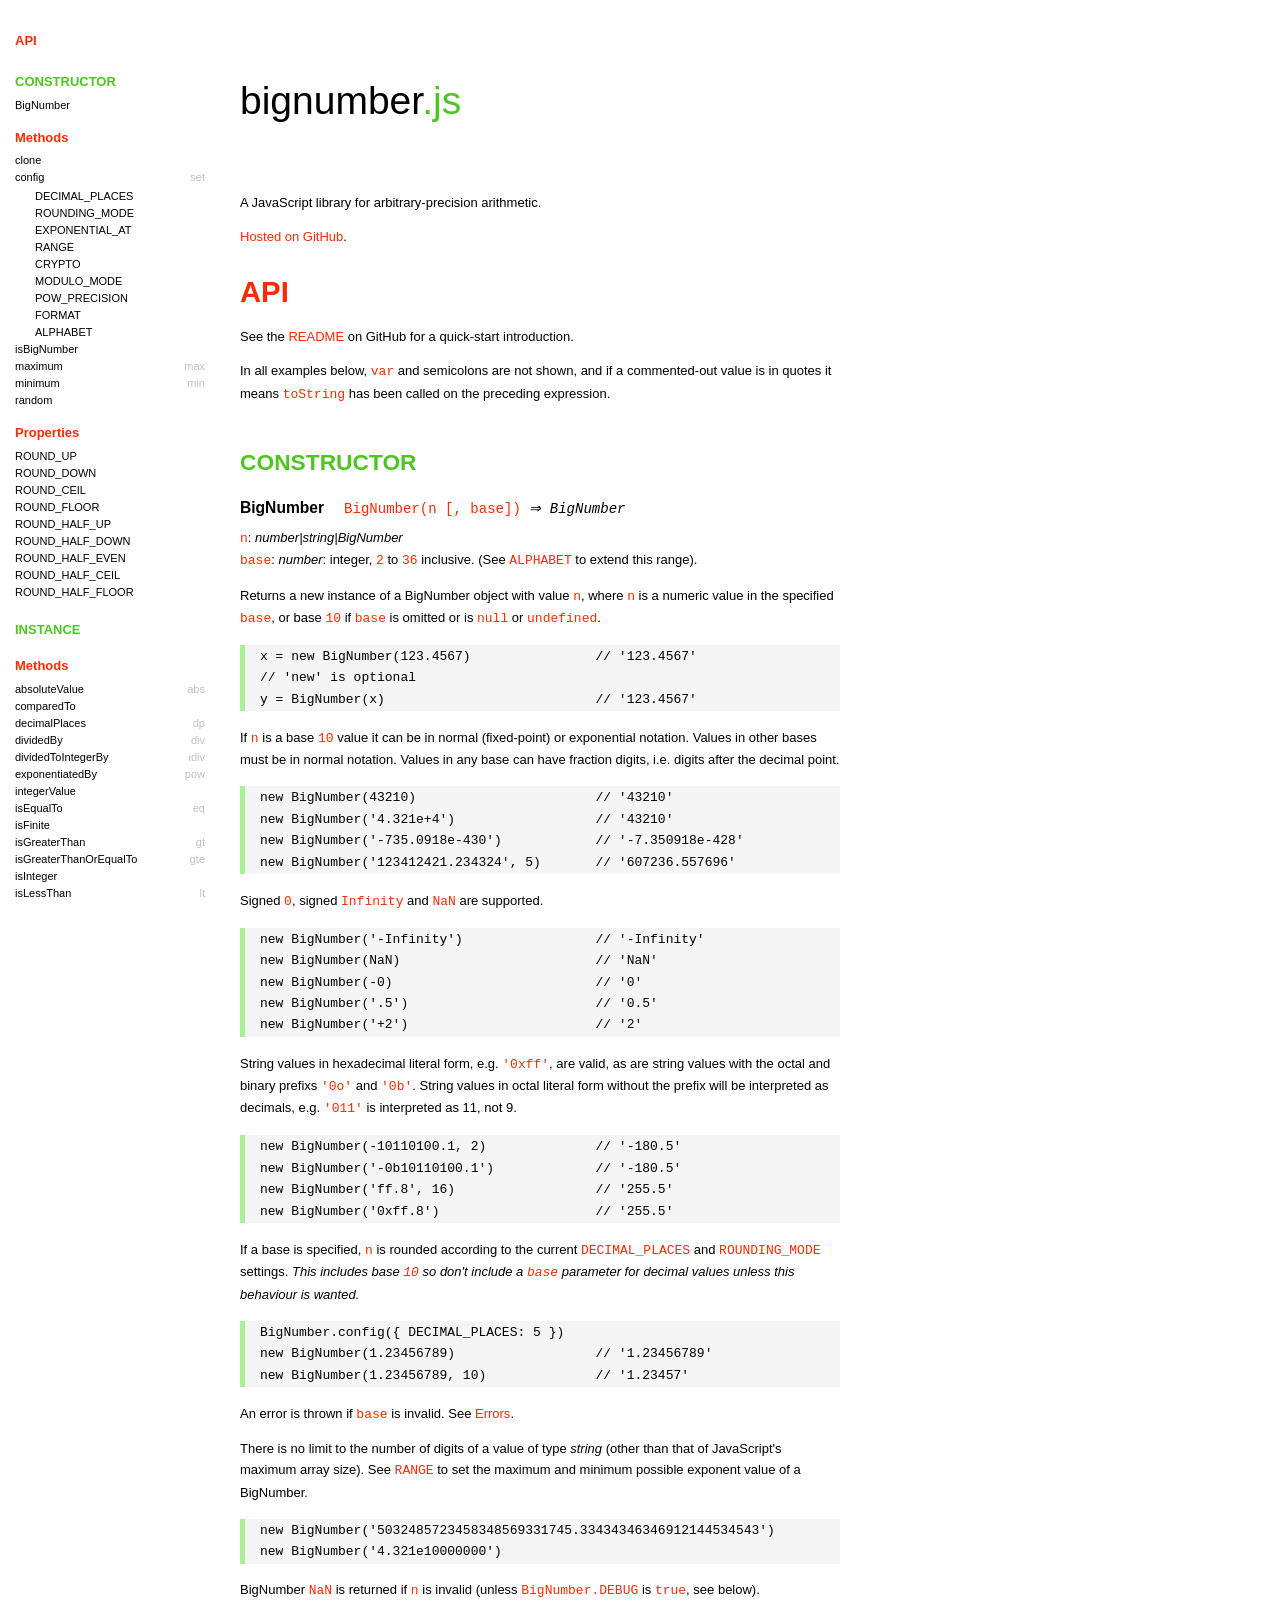
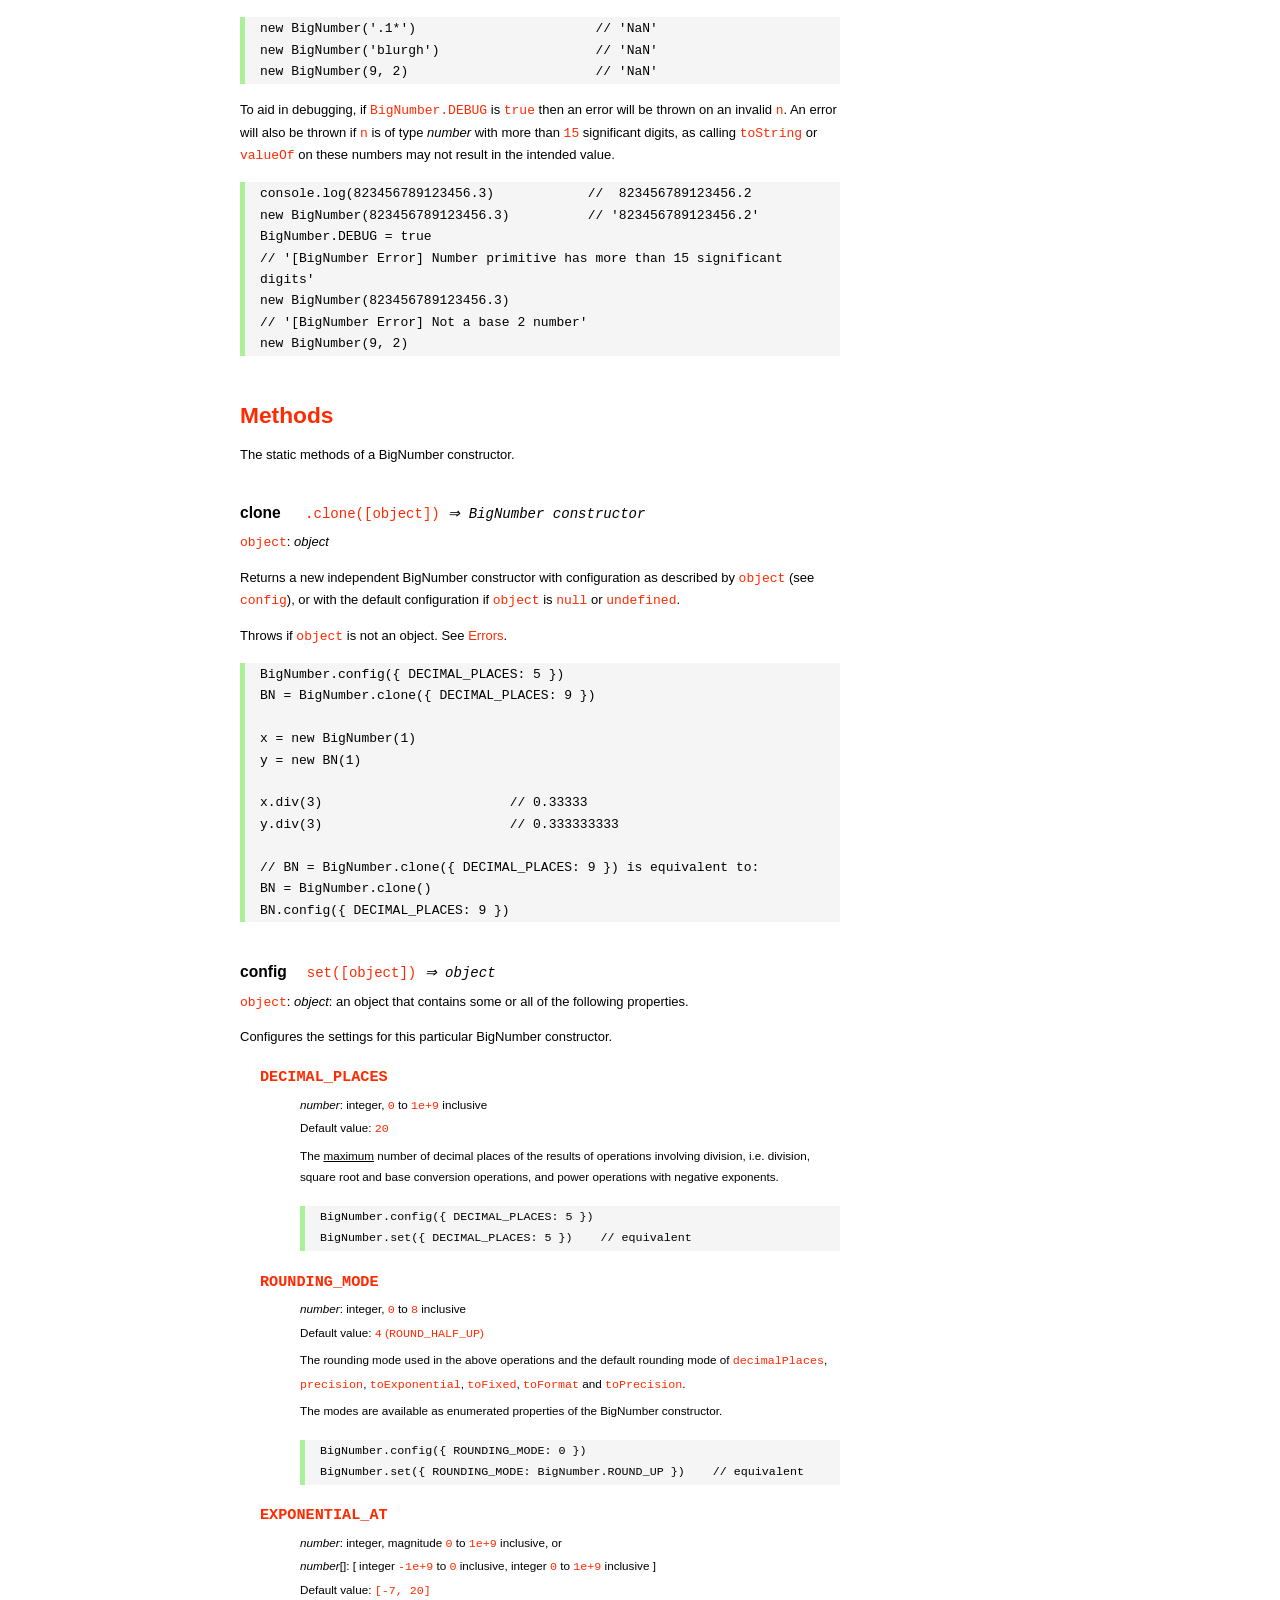
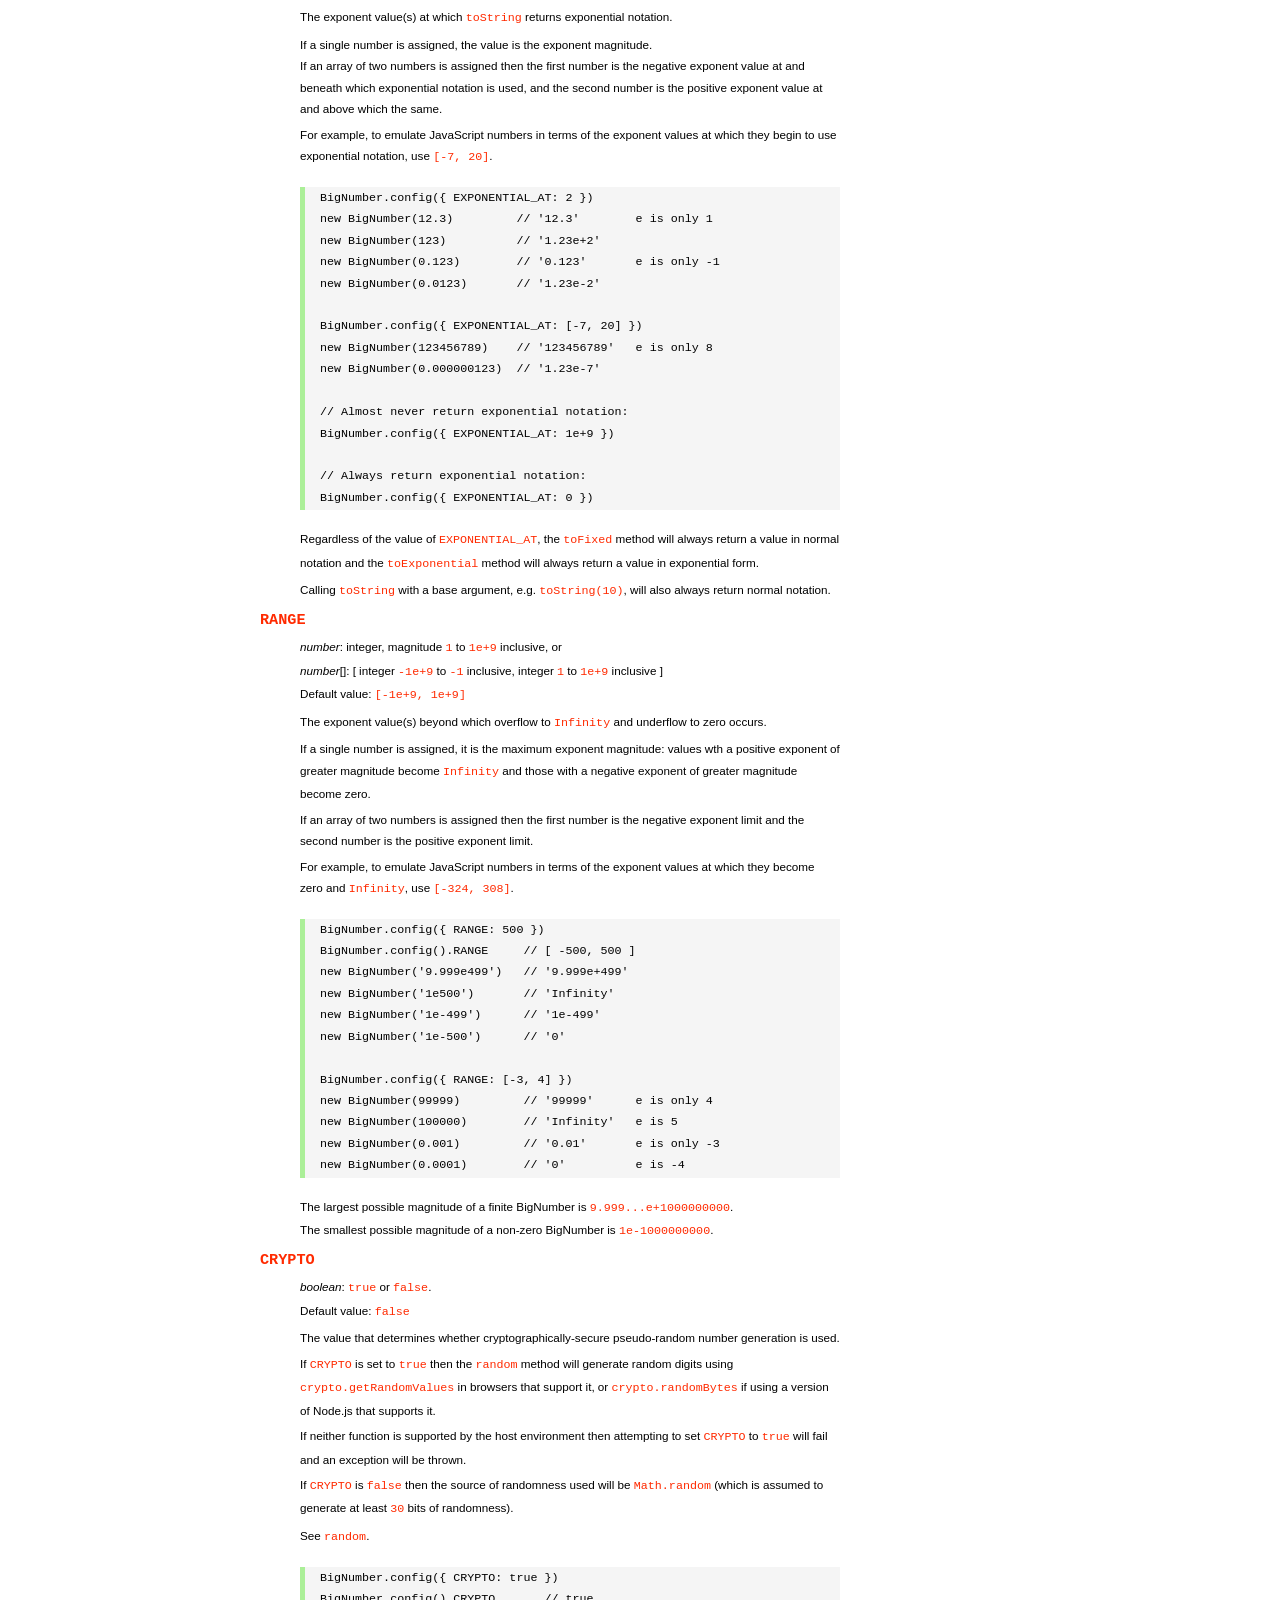
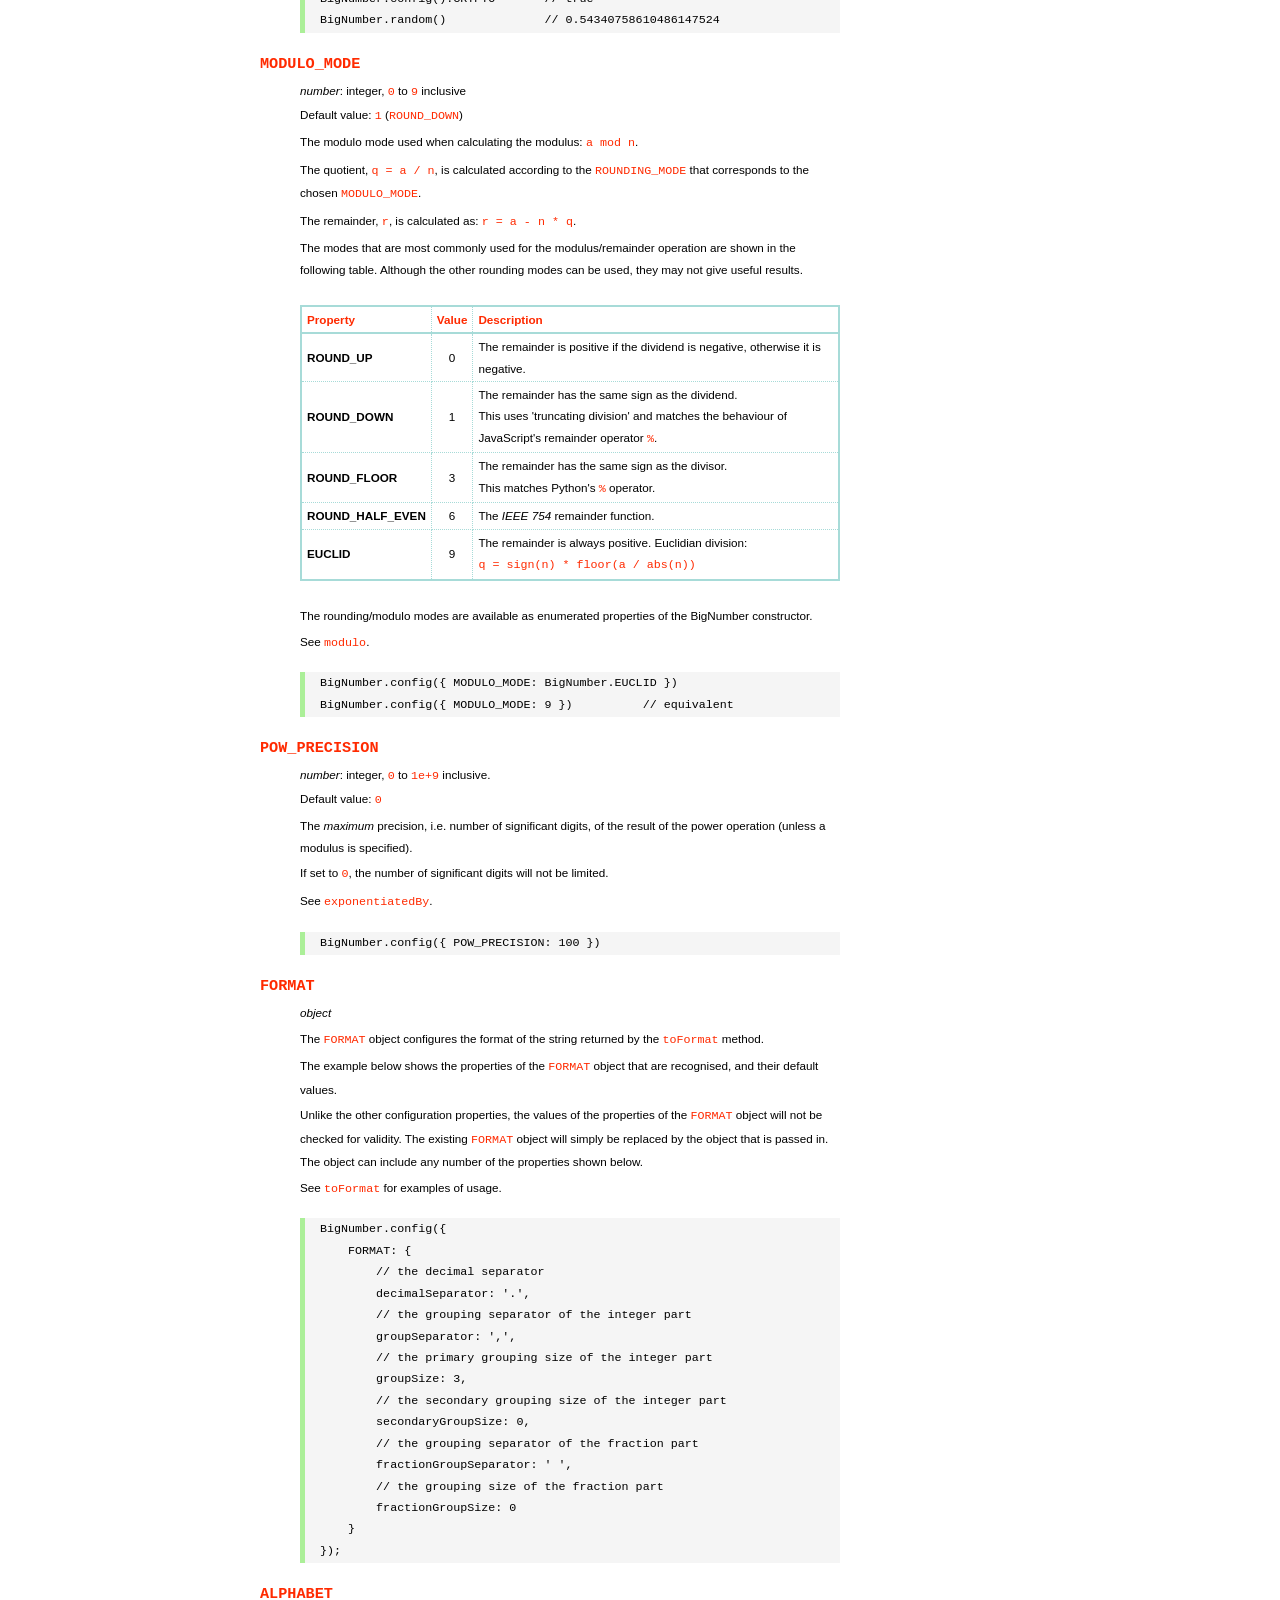
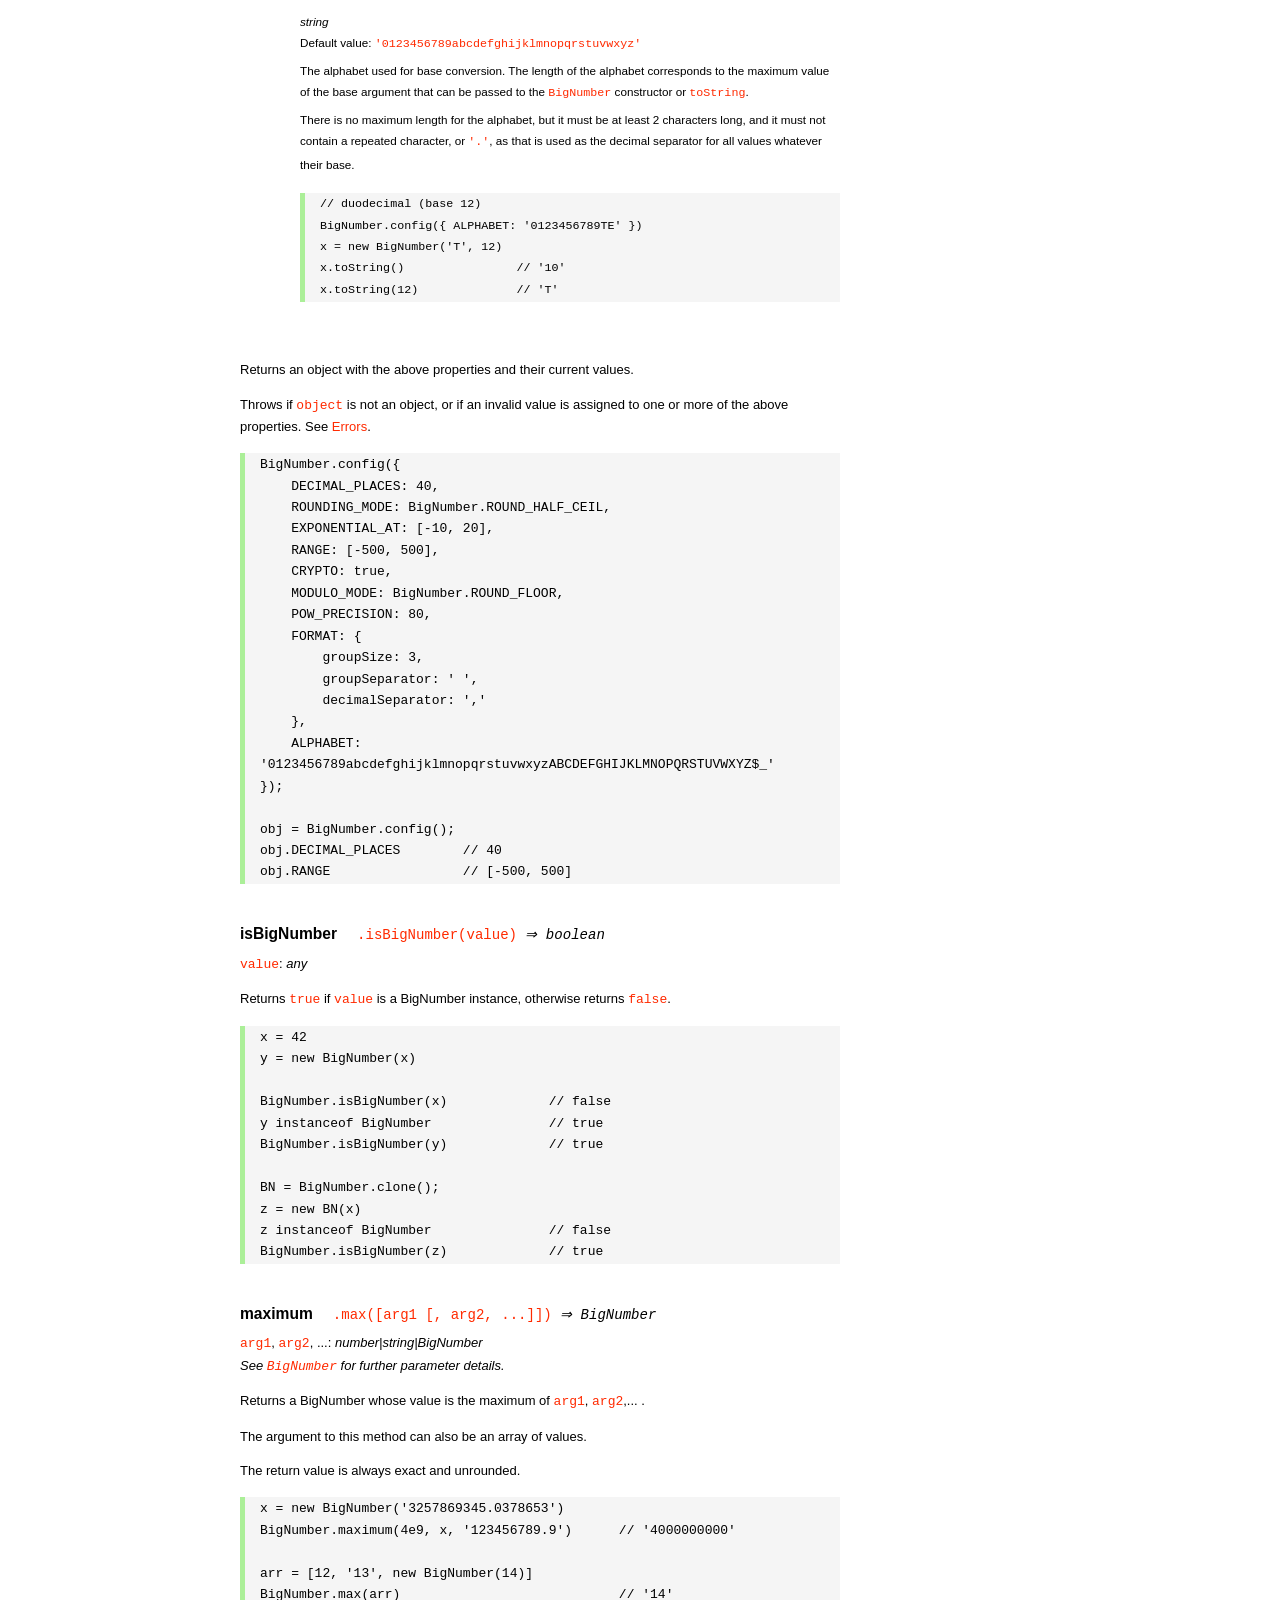
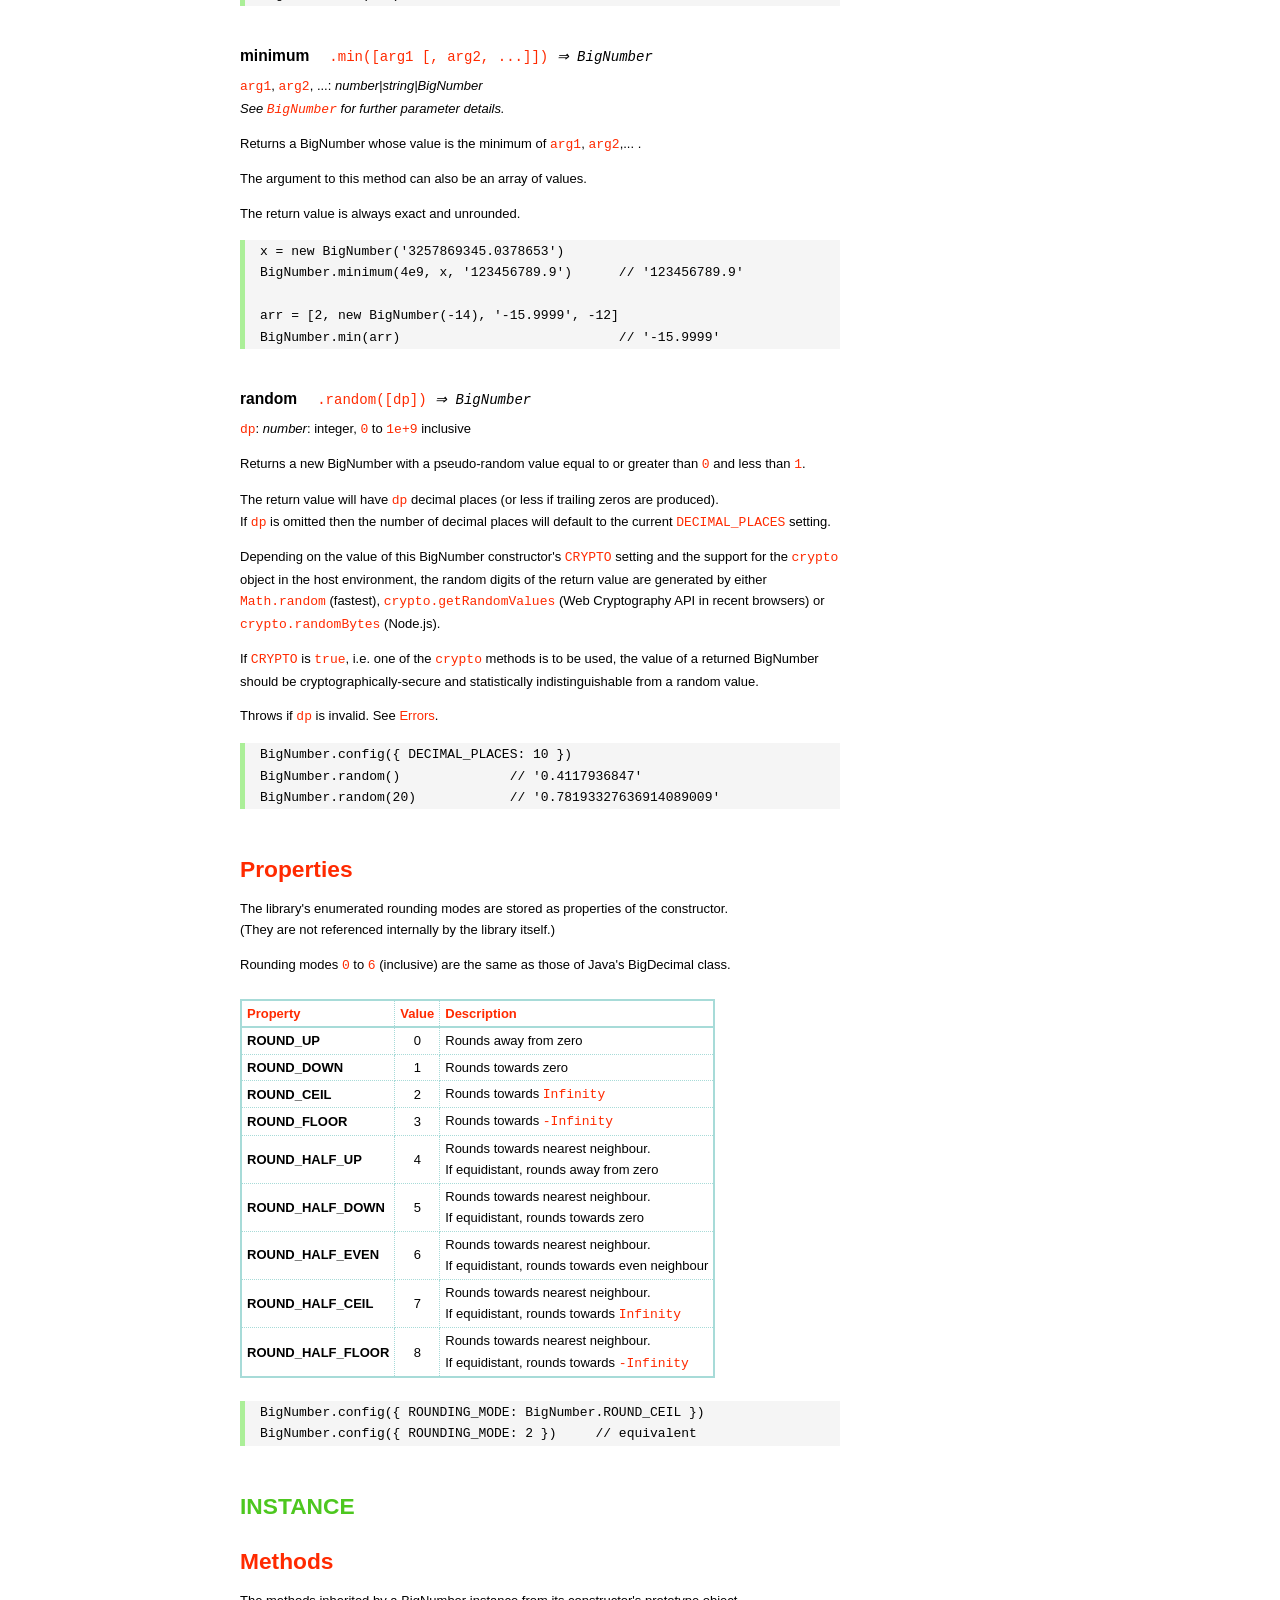
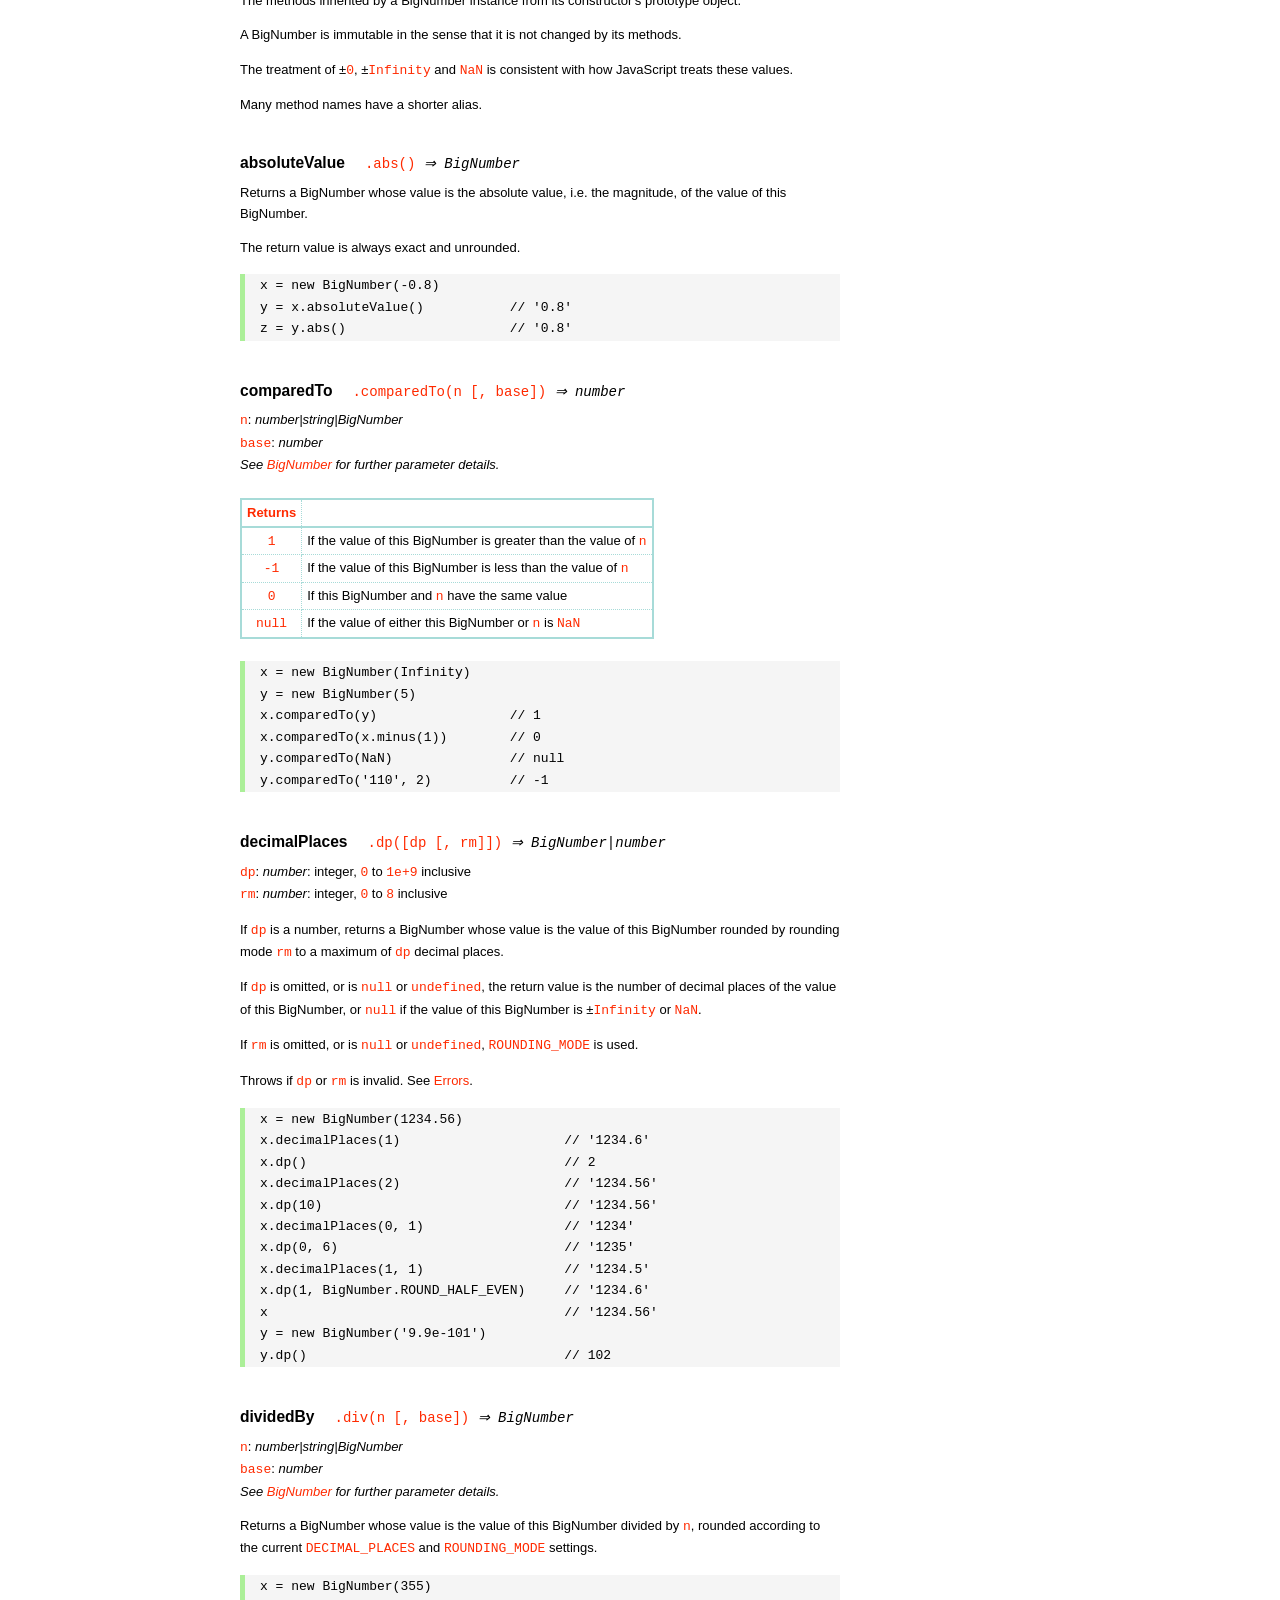
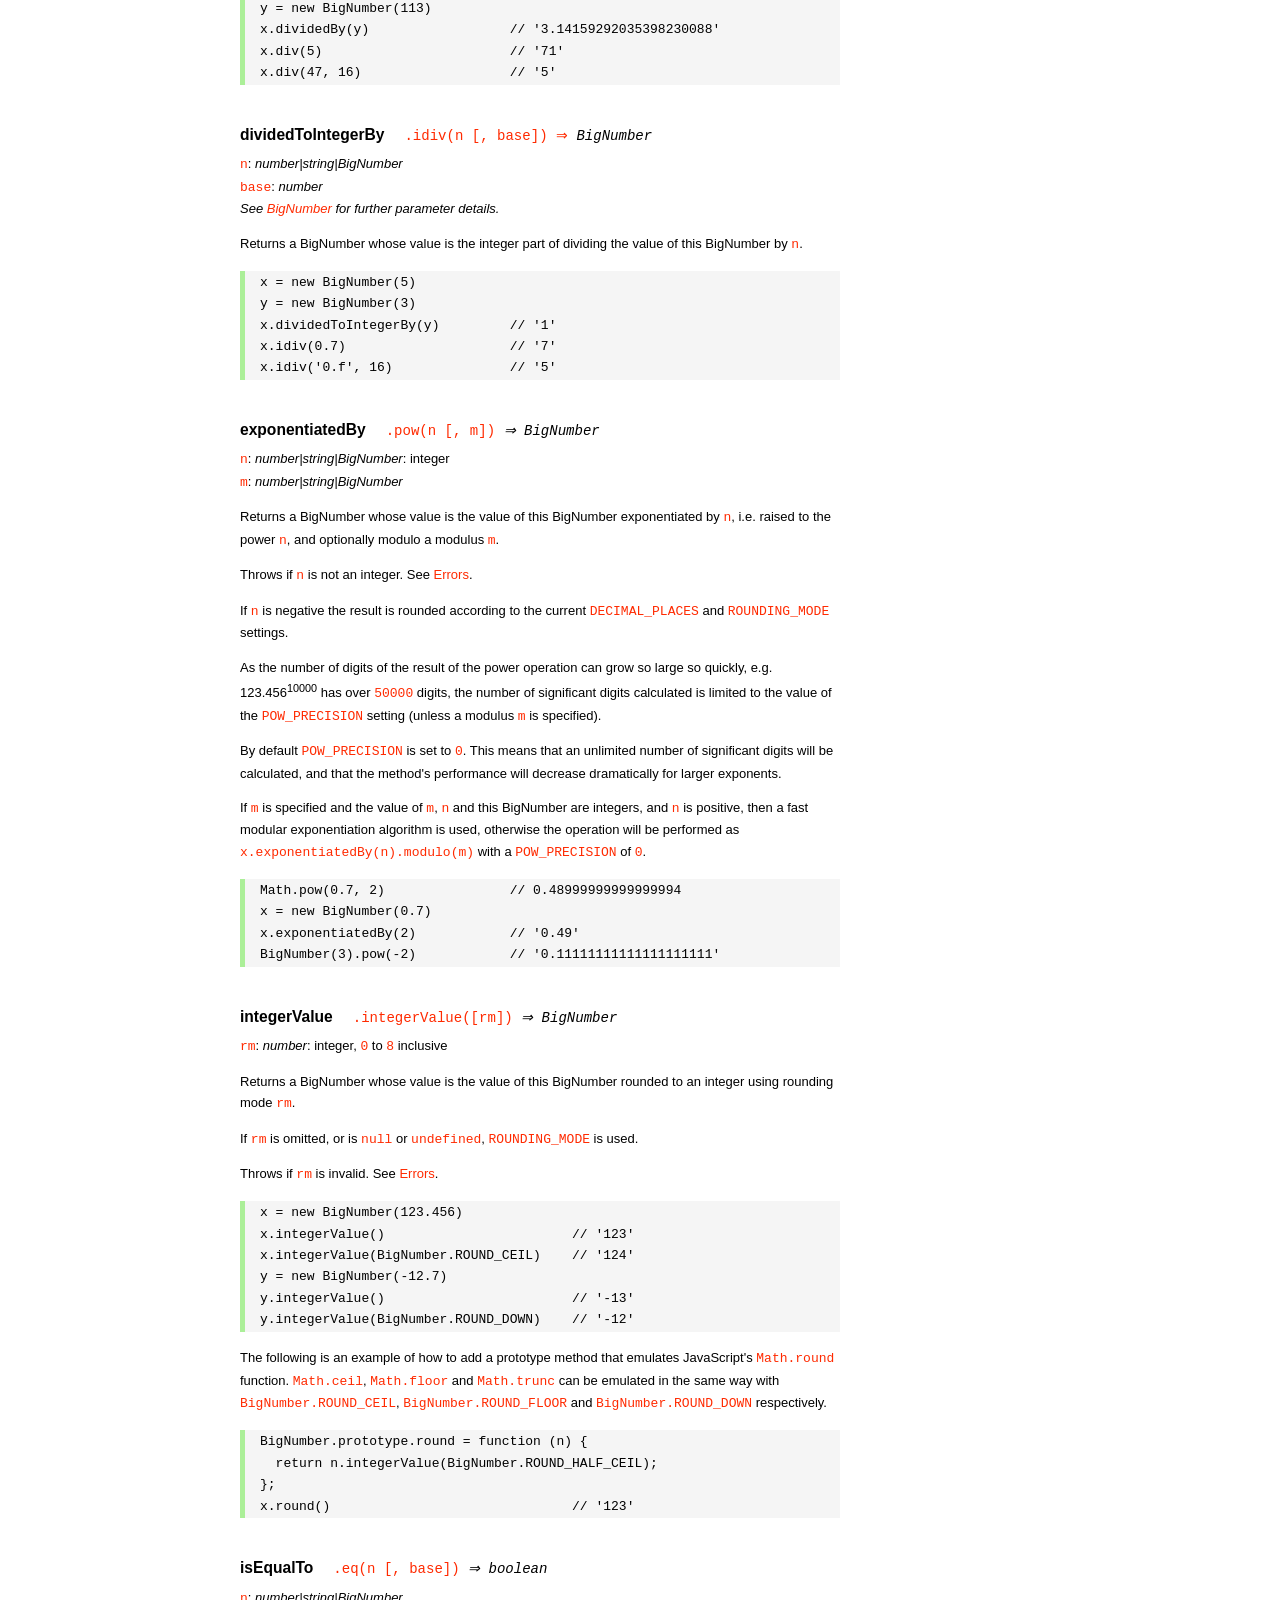
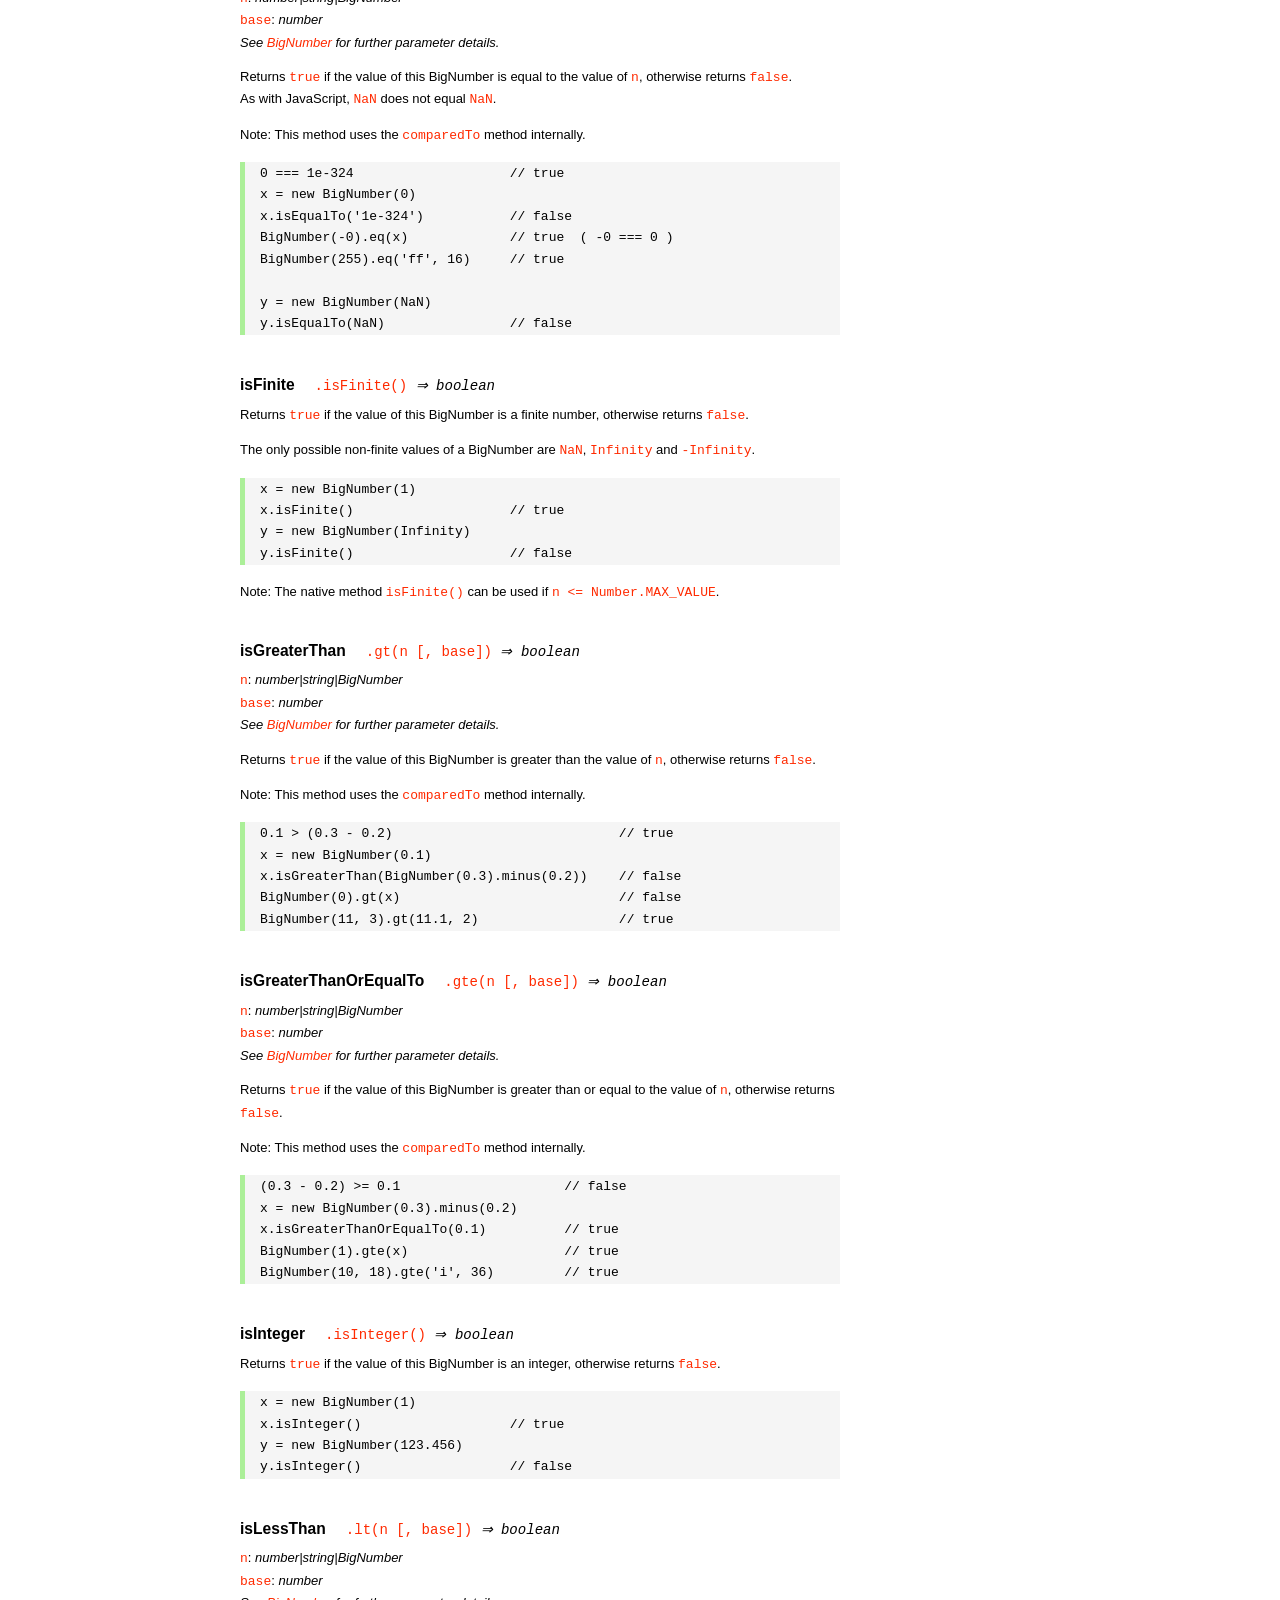
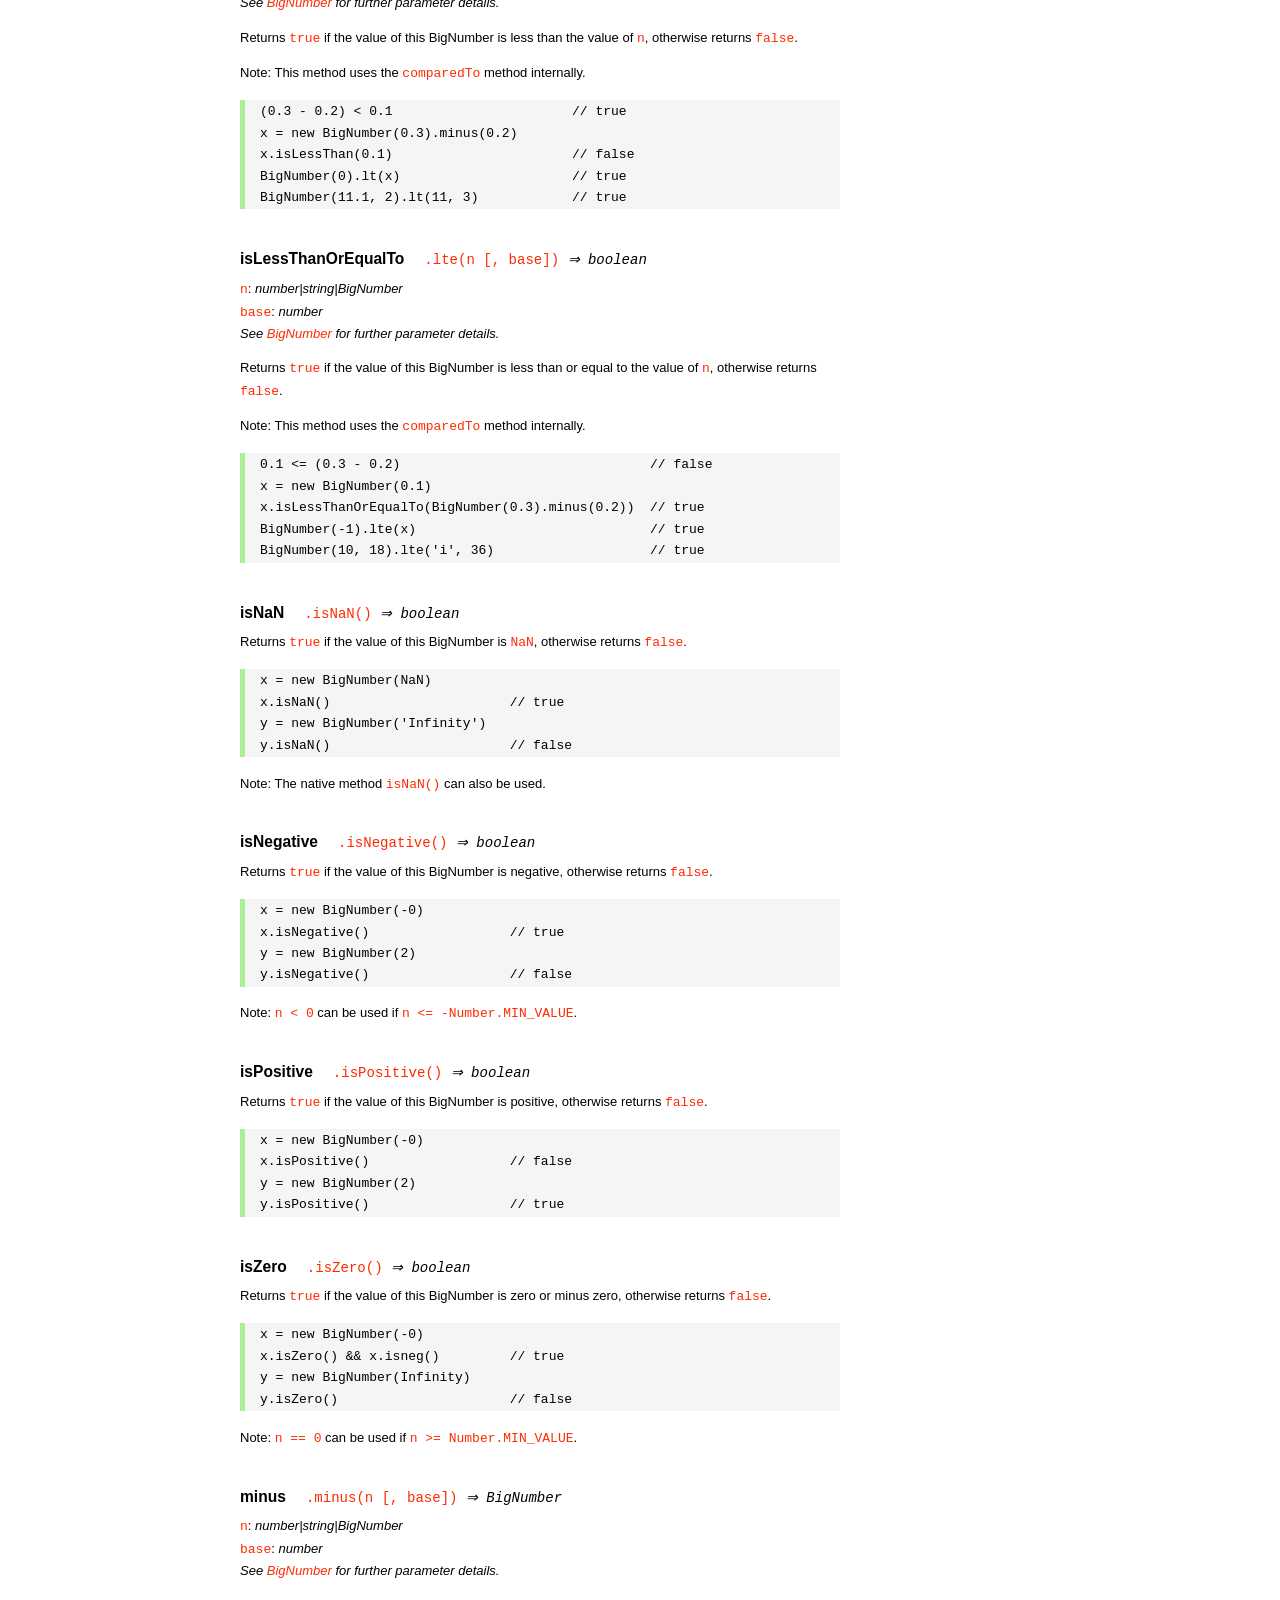
<file: easy/node_modules/bignumber.js/doc/API.html>
<!DOCTYPE HTML>
<html>
<head>
<meta charset="utf-8">
<meta http-equiv="X-UA-Compatible" content="IE=edge">
<meta name="Author" content="M Mclaughlin">
<title>bignumber.js API</title>
<style>
html{font-size:100%}
body{background:#fff;font-family:"Helvetica Neue",Helvetica,Arial,sans-serif;font-size:13px;
  line-height:1.65em;min-height:100%;margin:0}
body,i{color:#000}
.nav{background:#fff;position:fixed;top:0;bottom:0;left:0;width:200px;overflow-y:auto;
  padding:15px 0 30px 15px}
div.container{width:600px;margin:50px 0 50px 240px}
p{margin:0 0 1em;width:600px}
pre,ul{margin:1em 0}
h1,h2,h3,h4,h5{margin:0;padding:1.5em 0 0}
h1,h2{padding:.75em 0}
h1{font:400 3em Verdana,sans-serif;color:#000;margin-bottom:1em}
h2{font-size:2.25em;color:#ff2a00}
h3{font-size:1.75em;color:#4dc71f}
h4{font-size:1.75em;color:#ff2a00;padding-bottom:.75em}
h5{font-size:1.2em;margin-bottom:.4em}
h6{font-size:1.1em;margin-bottom:0.8em;padding:0.5em 0}
dd{padding-top:.35em}
dt{padding-top:.5em}
b{font-weight:700}
dt b{font-size:1.3em}
a,a:visited{color:#ff2a00;text-decoration:none}
a:active,a:hover{outline:0;text-decoration:underline}
.nav a,.nav b,.nav a:visited{display:block;color:#ff2a00;font-weight:700; margin-top:15px}
.nav b{color:#4dc71f;margin-top:20px;cursor:default;width:auto}
ul{list-style-type:none;padding:0 0 0 20px}
.nav ul{line-height:14px;padding-left:0;margin:5px 0 0}
.nav ul a,.nav ul a:visited,span{display:inline;color:#000;font-family:Verdana,Geneva,sans-serif;
  font-size:11px;font-weight:400;margin:0}
.inset,ul.inset{margin-left:20px}
.inset{font-size:.9em}
.nav li{width:auto;margin:0 0 3px}
.alias{font-style:italic;margin-left:20px}
table{border-collapse:collapse;border-spacing:0;border:2px solid #a7dbd8;margin:1.75em 0;padding:0}
td,th{text-align:left;margin:0;padding:2px 5px;border:1px dotted #a7dbd8}
th{border-top:2px solid #a7dbd8;border-bottom:2px solid #a7dbd8;color:#ff2a00}
code,pre{font-family:Consolas, monaco, monospace;font-weight:400}
pre{background:#f5f5f5;white-space:pre-wrap;word-wrap:break-word;border-left:5px solid #abef98;
  padding:1px 0 1px 15px;margin:1.2em 0}
code,.nav-title{color:#ff2a00}
.end{margin-bottom:25px}
.centre{text-align:center}
.error-table{font-size:13px;width:100%}
#faq{margin:3em 0 0}
li span{float:right;margin-right:10px;color:#c0c0c0}
#js{font:inherit;color:#4dc71f}
</style>
</head>
<body>

  <div class="nav">

    <a class='nav-title' href="#">API</a>

    <b> CONSTRUCTOR </b>
    <ul>
      <li><a href="#bignumber">BigNumber</a></li>
    </ul>

    <a href="#methods">Methods</a>
    <ul>
      <li><a href="#clone">clone</a></li>
      <li><a href="#config" >config</a><span>set</span></li>
      <li>
        <ul class="inset">
          <li><a href="#decimal-places">DECIMAL_PLACES</a></li>
          <li><a href="#rounding-mode" >ROUNDING_MODE</a></li>
          <li><a href="#exponential-at">EXPONENTIAL_AT</a></li>
          <li><a href="#range"         >RANGE</a></li>
          <li><a href="#crypto"        >CRYPTO</a></li>
          <li><a href="#modulo-mode"   >MODULO_MODE</a></li>
          <li><a href="#pow-precision" >POW_PRECISION</a></li>
          <li><a href="#format"        >FORMAT</a></li>
          <li><a href="#alphabet"      >ALPHABET</a></li>
        </ul>
      </li>
      <li><a href="#isBigNumber">isBigNumber</a></li>
      <li><a href="#max"        >maximum</a><span>max</span></li>
      <li><a href="#min"        >minimum</a><span>min</span></li>
      <li><a href="#random"     >random</a></li>
    </ul>

    <a href="#constructor-properties">Properties</a>
    <ul>
      <li><a href="#round-up"        >ROUND_UP</a></li>
      <li><a href="#round-down"      >ROUND_DOWN</a></li>
      <li><a href="#round-ceil"      >ROUND_CEIL</a></li>
      <li><a href="#round-floor"     >ROUND_FLOOR</a></li>
      <li><a href="#round-half-up"   >ROUND_HALF_UP</a></li>
      <li><a href="#round-half-down" >ROUND_HALF_DOWN</a></li>
      <li><a href="#round-half-even" >ROUND_HALF_EVEN</a></li>
      <li><a href="#round-half-ceil" >ROUND_HALF_CEIL</a></li>
      <li><a href="#round-half-floor">ROUND_HALF_FLOOR</a></li>
    </ul>

    <b> INSTANCE </b>

    <a href="#prototype-methods">Methods</a>
    <ul>
      <li><a href="#abs"    >absoluteValue         </a><span>abs</span>  </li>
      <li><a href="#cmp"    >comparedTo            </a>                  </li>
      <li><a href="#dp"     >decimalPlaces         </a><span>dp</span>   </li>
      <li><a href="#div"    >dividedBy             </a><span>div</span>  </li>
      <li><a href="#divInt" >dividedToIntegerBy    </a><span>idiv</span> </li>
      <li><a href="#pow"    >exponentiatedBy       </a><span>pow</span>  </li>
      <li><a href="#int"    >integerValue          </a>                  </li>
      <li><a href="#eq"     >isEqualTo             </a><span>eq</span>   </li>
      <li><a href="#isF"    >isFinite              </a>                  </li>
      <li><a href="#gt"     >isGreaterThan         </a><span>gt</span>   </li>
      <li><a href="#gte"    >isGreaterThanOrEqualTo</a><span>gte</span>  </li>
      <li><a href="#isInt"  >isInteger             </a>                  </li>
      <li><a href="#lt"     >isLessThan            </a><span>lt</span>   </li>
      <li><a href="#lte"    >isLessThanOrEqualTo   </a><span>lte</span>  </li>
      <li><a href="#isNaN"  >isNaN                 </a>                  </li>
      <li><a href="#isNeg"  >isNegative            </a>                  </li>
      <li><a href="#isPos"  >isPositive            </a>                  </li>
      <li><a href="#isZ"    >isZero                </a>                  </li>
      <li><a href="#minus"  >minus                 </a>                  </li>
      <li><a href="#mod"    >modulo                </a><span>mod</span>  </li>
      <li><a href="#times"  >multipliedBy          </a><span>times</span></li>
      <li><a href="#neg"    >negated               </a>                  </li>
      <li><a href="#plus"   >plus                  </a>                  </li>
      <li><a href="#sd"     >precision             </a><span>sd</span>   </li>
      <li><a href="#shift"  >shiftedBy             </a>                  </li>
      <li><a href="#sqrt"   >squareRoot            </a><span>sqrt</span> </li>
      <li><a href="#toE"    >toExponential         </a>                  </li>
      <li><a href="#toFix"  >toFixed               </a>                  </li>
      <li><a href="#toFor"  >toFormat              </a>                  </li>
      <li><a href="#toFr"   >toFraction            </a>                  </li>
      <li><a href="#toJSON" >toJSON                </a>                  </li>
      <li><a href="#toN"    >toNumber              </a>                  </li>
      <li><a href="#toP"    >toPrecision           </a>                  </li>
      <li><a href="#toS"    >toString              </a>                  </li>
      <li><a href="#valueOf">valueOf               </a>                  </li>
    </ul>

    <a href="#instance-properties">Properties</a>
    <ul>
      <li><a href="#coefficient">c: coefficient</a></li>
      <li><a href="#exponent"   >e: exponent</a></li>
      <li><a href="#sign"       >s: sign</a></li>
    </ul>

    <a href="#zero-nan-infinity">Zero, NaN &amp; Infinity</a>
    <a href="#Errors">Errors</a>
    <a class='end' href="#faq">FAQ</a>

  </div>

  <div class="container">

    <h1>bignumber<span id='js'>.js</span></h1>

    <p>A JavaScript library for arbitrary-precision arithmetic.</p>
    <p><a href="https://github.com/MikeMcl/bignumber.js">Hosted on GitHub</a>. </p>

    <h2>API</h2>

    <p>
      See the <a href='https://github.com/MikeMcl/bignumber.js'>README</a> on GitHub for a
      quick-start introduction.
    </p>
    <p>
      In all examples below, <code>var</code> and semicolons are not shown, and if a commented-out
      value is in quotes it means <code>toString</code> has been called on the preceding expression.
    </p>


    <h3>CONSTRUCTOR</h3>


    <h5 id="bignumber">
      BigNumber<code class='inset'>BigNumber(n [, base]) <i>&rArr; BigNumber</i></code>
    </h5>
    <p>
      <code>n</code>: <i>number|string|BigNumber</i><br />
      <code>base</code>: <i>number</i>: integer, <code>2</code> to <code>36</code> inclusive. (See
      <a href='#alphabet'><code>ALPHABET</code></a> to extend this range).
    </p>
    <p>
      Returns a new instance of a BigNumber object with value <code>n</code>, where <code>n</code>
      is a numeric value in the specified <code>base</code>, or base <code>10</code> if
      <code>base</code> is omitted or is <code>null</code> or <code>undefined</code>.
    </p>
    <pre>
x = new BigNumber(123.4567)                // '123.4567'
// 'new' is optional
y = BigNumber(x)                           // '123.4567'</pre>
    <p>
      If <code>n</code> is a base <code>10</code> value it can be in normal (fixed-point) or
      exponential notation. Values in other bases must be in normal notation. Values in any base can
      have fraction digits, i.e. digits after the decimal point.
    </p>
    <pre>
new BigNumber(43210)                       // '43210'
new BigNumber('4.321e+4')                  // '43210'
new BigNumber('-735.0918e-430')            // '-7.350918e-428'
new BigNumber('123412421.234324', 5)       // '607236.557696'</pre>
    <p>
      Signed <code>0</code>, signed <code>Infinity</code> and <code>NaN</code> are supported.
    </p>
    <pre>
new BigNumber('-Infinity')                 // '-Infinity'
new BigNumber(NaN)                         // 'NaN'
new BigNumber(-0)                          // '0'
new BigNumber('.5')                        // '0.5'
new BigNumber('+2')                        // '2'</pre>
    <p>
      String values in hexadecimal literal form, e.g. <code>'0xff'</code>, are valid, as are
      string values with the octal and binary prefixs <code>'0o'</code> and <code>'0b'</code>.
      String values in octal literal form without the prefix will be interpreted as
      decimals, e.g. <code>'011'</code> is interpreted as 11, not 9.
    </p>
    <pre>
new BigNumber(-10110100.1, 2)              // '-180.5'
new BigNumber('-0b10110100.1')             // '-180.5'
new BigNumber('ff.8', 16)                  // '255.5'
new BigNumber('0xff.8')                    // '255.5'</pre>
    <p>
      If a base is specified, <code>n</code> is rounded according to the current
      <a href='#decimal-places'><code>DECIMAL_PLACES</code></a> and
      <a href='#rounding-mode'><code>ROUNDING_MODE</code></a> settings. <em>This includes base
      <code>10</code> so don't include a <code>base</code> parameter for decimal values unless
      this behaviour is wanted.</em>
    </p>
    <pre>BigNumber.config({ DECIMAL_PLACES: 5 })
new BigNumber(1.23456789)                  // '1.23456789'
new BigNumber(1.23456789, 10)              // '1.23457'</pre>
    <p>An error is thrown if <code>base</code> is invalid. See <a href='#Errors'>Errors</a>.</p>
    <p>
      There is no limit to the number of digits of a value of type <em>string</em> (other than
      that of JavaScript's maximum array size). See <a href='#range'><code>RANGE</code></a> to set
      the maximum and minimum possible exponent value of a BigNumber.
    </p>
    <pre>
new BigNumber('5032485723458348569331745.33434346346912144534543')
new BigNumber('4.321e10000000')</pre>
    <p>BigNumber <code>NaN</code> is returned if <code>n</code> is invalid
    (unless <code>BigNumber.DEBUG</code> is <code>true</code>, see below).</p>
    <pre>
new BigNumber('.1*')                       // 'NaN'
new BigNumber('blurgh')                    // 'NaN'
new BigNumber(9, 2)                        // 'NaN'</pre>
    <p>
      To aid in debugging, if <code>BigNumber.DEBUG</code> is <code>true</code> then an error will
      be thrown on an invalid <code>n</code>. An error will also be thrown if <code>n</code> is of
      type <em>number</em> with more than <code>15</code> significant digits, as calling
      <code><a href='#toS'>toString</a></code> or <code><a href='#valueOf'>valueOf</a></code> on
      these numbers may not result in the intended value.
    </p>
      <pre>
console.log(823456789123456.3)            //  823456789123456.2
new BigNumber(823456789123456.3)          // '823456789123456.2'
BigNumber.DEBUG = true
// '[BigNumber Error] Number primitive has more than 15 significant digits'
new BigNumber(823456789123456.3)
// '[BigNumber Error] Not a base 2 number'
new BigNumber(9, 2)</pre>




    <h4 id="methods">Methods</h4>
     <p>The static methods of a BigNumber constructor.</p>




    <h5 id="clone">clone
      <code class='inset'>.clone([object]) <i>&rArr; BigNumber constructor</i></code>
    </h5>
    <p><code>object</code>: <i>object</i></p>
    <p>
      Returns a new independent BigNumber constructor with configuration as described by
      <code>object</code> (see <a href='#config'><code>config</code></a>), or with the default
      configuration if <code>object</code> is <code>null</code> or <code>undefined</code>.
    </p>
    <p>
      Throws if <code>object</code> is not an object. See <a href='#Errors'>Errors</a>.
    </p>
    <pre>BigNumber.config({ DECIMAL_PLACES: 5 })
BN = BigNumber.clone({ DECIMAL_PLACES: 9 })

x = new BigNumber(1)
y = new BN(1)

x.div(3)                        // 0.33333
y.div(3)                        // 0.333333333

// BN = BigNumber.clone({ DECIMAL_PLACES: 9 }) is equivalent to:
BN = BigNumber.clone()
BN.config({ DECIMAL_PLACES: 9 })</pre>



    <h5 id="config">config<code class='inset'>set([object]) <i>&rArr; object</i></code></h5>
    <p>
      <code>object</code>: <i>object</i>: an object that contains some or all of the following
      properties.
    </p>
    <p>Configures the settings for this particular BigNumber constructor.</p>

    <dl class='inset'>
      <dt id="decimal-places"><code><b>DECIMAL_PLACES</b></code></dt>
      <dd>
        <i>number</i>: integer, <code>0</code> to <code>1e+9</code> inclusive<br />
        Default value: <code>20</code>
      </dd>
      <dd>
        The <u>maximum</u> number of decimal places of the results of operations involving
        division, i.e. division, square root and base conversion operations, and power
        operations with negative exponents.<br />
      </dd>
      <dd>
      <pre>BigNumber.config({ DECIMAL_PLACES: 5 })
BigNumber.set({ DECIMAL_PLACES: 5 })    // equivalent</pre>
      </dd>



      <dt id="rounding-mode"><code><b>ROUNDING_MODE</b></code></dt>
      <dd>
        <i>number</i>: integer, <code>0</code> to <code>8</code> inclusive<br />
        Default value: <code>4</code> <a href="#round-half-up">(<code>ROUND_HALF_UP</code>)</a>
      </dd>
      <dd>
        The rounding mode used in the above operations and the default rounding mode of
        <a href='#dp'><code>decimalPlaces</code></a>,
        <a href='#sd'><code>precision</code></a>,
        <a href='#toE'><code>toExponential</code></a>,
        <a href='#toFix'><code>toFixed</code></a>,
        <a href='#toFor'><code>toFormat</code></a> and
        <a href='#toP'><code>toPrecision</code></a>.
      </dd>
      <dd>The modes are available as enumerated properties of the BigNumber constructor.</dd>
       <dd>
      <pre>BigNumber.config({ ROUNDING_MODE: 0 })
BigNumber.set({ ROUNDING_MODE: BigNumber.ROUND_UP })    // equivalent</pre>
        </dd>



      <dt id="exponential-at"><code><b>EXPONENTIAL_AT</b></code></dt>
      <dd>
        <i>number</i>: integer, magnitude <code>0</code> to <code>1e+9</code> inclusive, or
        <br />
        <i>number</i>[]: [ integer <code>-1e+9</code> to <code>0</code> inclusive, integer
        <code>0</code> to <code>1e+9</code> inclusive ]<br />
        Default value: <code>[-7, 20]</code>
      </dd>
      <dd>
        The exponent value(s) at which <code>toString</code> returns exponential notation.
      </dd>
      <dd>
        If a single number is assigned, the value is the exponent magnitude.<br />
        If an array of two numbers is assigned then the first number is the negative exponent
        value at and beneath which exponential notation is used, and the second number is the
        positive exponent value at and above which the same.
      </dd>
      <dd>
        For example, to emulate JavaScript numbers in terms of the exponent values at which they
        begin to use exponential notation, use <code>[-7, 20]</code>.
      </dd>
      <dd>
      <pre>BigNumber.config({ EXPONENTIAL_AT: 2 })
new BigNumber(12.3)         // '12.3'        e is only 1
new BigNumber(123)          // '1.23e+2'
new BigNumber(0.123)        // '0.123'       e is only -1
new BigNumber(0.0123)       // '1.23e-2'

BigNumber.config({ EXPONENTIAL_AT: [-7, 20] })
new BigNumber(123456789)    // '123456789'   e is only 8
new BigNumber(0.000000123)  // '1.23e-7'

// Almost never return exponential notation:
BigNumber.config({ EXPONENTIAL_AT: 1e+9 })

// Always return exponential notation:
BigNumber.config({ EXPONENTIAL_AT: 0 })</pre>
      </dd>
      <dd>
        Regardless of the value of <code>EXPONENTIAL_AT</code>, the <code>toFixed</code> method
        will always return a value in normal notation and the <code>toExponential</code> method
        will always return a value in exponential form.
      </dd>
      <dd>
        Calling <code>toString</code> with a base argument, e.g. <code>toString(10)</code>, will
        also always return normal notation.
      </dd>



      <dt id="range"><code><b>RANGE</b></code></dt>
      <dd>
        <i>number</i>: integer, magnitude <code>1</code> to <code>1e+9</code> inclusive, or
        <br />
        <i>number</i>[]: [ integer <code>-1e+9</code> to <code>-1</code> inclusive, integer
        <code>1</code> to <code>1e+9</code> inclusive ]<br />
        Default value: <code>[-1e+9, 1e+9]</code>
      </dd>
      <dd>
        The exponent value(s) beyond which overflow to <code>Infinity</code> and underflow to
        zero occurs.
      </dd>
      <dd>
        If a single number is assigned, it is the maximum exponent magnitude: values wth a
        positive exponent of greater magnitude become <code>Infinity</code> and those with a
        negative exponent of greater magnitude become zero.
      <dd>
        If an array of two numbers is assigned then the first number is the negative exponent
        limit and the second number is the positive exponent limit.
      </dd>
      <dd>
        For example, to emulate JavaScript numbers in terms of the exponent values at which they
        become zero and <code>Infinity</code>, use <code>[-324, 308]</code>.
      </dd>
      <dd>
      <pre>BigNumber.config({ RANGE: 500 })
BigNumber.config().RANGE     // [ -500, 500 ]
new BigNumber('9.999e499')   // '9.999e+499'
new BigNumber('1e500')       // 'Infinity'
new BigNumber('1e-499')      // '1e-499'
new BigNumber('1e-500')      // '0'

BigNumber.config({ RANGE: [-3, 4] })
new BigNumber(99999)         // '99999'      e is only 4
new BigNumber(100000)        // 'Infinity'   e is 5
new BigNumber(0.001)         // '0.01'       e is only -3
new BigNumber(0.0001)        // '0'          e is -4</pre>
      </dd>
      <dd>
        The largest possible magnitude of a finite BigNumber is
        <code>9.999...e+1000000000</code>.<br />
        The smallest possible magnitude of a non-zero BigNumber is <code>1e-1000000000</code>.
      </dd>



      <dt id="crypto"><code><b>CRYPTO</b></code></dt>
      <dd>
        <i>boolean</i>: <code>true</code> or <code>false</code>.<br />
        Default value: <code>false</code>
      </dd>
      <dd>
        The value that determines whether cryptographically-secure pseudo-random number
        generation is used.
      </dd>
      <dd>
        If <code>CRYPTO</code> is set to <code>true</code> then the
        <a href='#random'><code>random</code></a> method will generate random digits using
        <code>crypto.getRandomValues</code> in browsers that support it, or
        <code>crypto.randomBytes</code> if using a version of Node.js that supports it.
      </dd>
      <dd>
        If neither function is supported by the host environment then attempting to set
        <code>CRYPTO</code> to <code>true</code> will fail and an exception will be thrown.
      </dd>
      <dd>
        If <code>CRYPTO</code> is <code>false</code> then the source of randomness used will be
        <code>Math.random</code> (which is assumed to generate at least <code>30</code> bits of
        randomness).
      </dd>
      <dd>See <a href='#random'><code>random</code></a>.</dd>
      <dd>
      <pre>BigNumber.config({ CRYPTO: true })
BigNumber.config().CRYPTO       // true
BigNumber.random()              // 0.54340758610486147524</pre>
      </dd>



      <dt id="modulo-mode"><code><b>MODULO_MODE</b></code></dt>
      <dd>
        <i>number</i>: integer, <code>0</code> to <code>9</code> inclusive<br />
        Default value: <code>1</code> (<a href="#round-down"><code>ROUND_DOWN</code></a>)
      </dd>
      <dd>The modulo mode used when calculating the modulus: <code>a mod n</code>.</dd>
      <dd>
        The quotient, <code>q = a / n</code>, is calculated according to the
        <a href='#rounding-mode'><code>ROUNDING_MODE</code></a> that corresponds to the chosen
        <code>MODULO_MODE</code>.
      </dd>
      <dd>The remainder, <code>r</code>, is calculated as: <code>r = a - n * q</code>.</dd>
      <dd>
        The modes that are most commonly used for the modulus/remainder operation are shown in
        the following table. Although the other rounding modes can be used, they may not give
        useful results.
      </dd>
      <dd>
        <table>
          <tr><th>Property</th><th>Value</th><th>Description</th></tr>
          <tr>
            <td><b>ROUND_UP</b></td><td class='centre'>0</td>
            <td>
              The remainder is positive if the dividend is negative, otherwise it is negative.
            </td>
          </tr>
          <tr>
            <td><b>ROUND_DOWN</b></td><td class='centre'>1</td>
            <td>
              The remainder has the same sign as the dividend.<br />
              This uses 'truncating division' and matches the behaviour of JavaScript's
              remainder operator <code>%</code>.
            </td>
          </tr>
          <tr>
            <td><b>ROUND_FLOOR</b></td><td class='centre'>3</td>
            <td>
              The remainder has the same sign as the divisor.<br />
              This matches Python's <code>%</code> operator.
            </td>
          </tr>
          <tr>
            <td><b>ROUND_HALF_EVEN</b></td><td class='centre'>6</td>
            <td>The <i>IEEE 754</i> remainder function.</td>
          </tr>
           <tr>
             <td><b>EUCLID</b></td><td class='centre'>9</td>
             <td>
               The remainder is always positive. Euclidian division: <br />
               <code>q = sign(n) * floor(a / abs(n))</code>
             </td>
           </tr>
        </table>
      </dd>
      <dd>
        The rounding/modulo modes are available as enumerated properties of the BigNumber
        constructor.
      </dd>
      <dd>See <a href='#mod'><code>modulo</code></a>.</dd>
      <dd>
        <pre>BigNumber.config({ MODULO_MODE: BigNumber.EUCLID })
BigNumber.config({ MODULO_MODE: 9 })          // equivalent</pre>
      </dd>



      <dt id="pow-precision"><code><b>POW_PRECISION</b></code></dt>
      <dd>
        <i>number</i>: integer, <code>0</code> to <code>1e+9</code> inclusive.<br />
        Default value: <code>0</code>
      </dd>
      <dd>
        The <i>maximum</i> precision, i.e. number of significant digits, of the result of the power
        operation (unless a modulus is specified).
      </dd>
      <dd>If set to <code>0</code>, the number of significant digits will not be limited.</dd>
      <dd>See <a href='#pow'><code>exponentiatedBy</code></a>.</dd>
      <dd><pre>BigNumber.config({ POW_PRECISION: 100 })</pre></dd>



      <dt id="format"><code><b>FORMAT</b></code></dt>
      <dd><i>object</i></dd>
      <dd>
        The <code>FORMAT</code> object configures the format of the string returned by the
        <a href='#toFor'><code>toFormat</code></a> method.
      </dd>
      <dd>
        The example below shows the properties of the <code>FORMAT</code> object that are
        recognised, and their default values.
      </dd>
      <dd>
         Unlike the other configuration properties, the values of the properties of the
         <code>FORMAT</code> object will not be checked for validity. The existing
         <code>FORMAT</code> object will simply be replaced by the object that is passed in.
         The object can include any number of the properties shown below.
      </dd>
      <dd>See <a href='#toFor'><code>toFormat</code></a> for examples of usage.</dd>
      <dd>
      <pre>
BigNumber.config({
    FORMAT: {
        // the decimal separator
        decimalSeparator: '.',
        // the grouping separator of the integer part
        groupSeparator: ',',
        // the primary grouping size of the integer part
        groupSize: 3,
        // the secondary grouping size of the integer part
        secondaryGroupSize: 0,
        // the grouping separator of the fraction part
        fractionGroupSeparator: ' ',
        // the grouping size of the fraction part
        fractionGroupSize: 0
    }
});</pre>
      </dd>



      <dt id="alphabet"><code><b>ALPHABET</b></code></dt>
      <dd>
        <i>string</i><br />
        Default value: <code>'0123456789abcdefghijklmnopqrstuvwxyz'</code>
      </dd>
      <dd>
        The alphabet used for base conversion. The length of the alphabet corresponds to the
        maximum value of the base argument that can be passed to the
        <a href='#bignumber'><code>BigNumber</code></a> constructor or
        <a href='#toS'><code>toString</code></a>.
      </dd>
      <dd>
        There is no maximum length for the alphabet, but it must be at least 2 characters long, and
        it must not contain a repeated character, or <code>'.'</code>, as that is used as the
        decimal separator for all values whatever their base.
      </dd>
      <dd>
        <pre>// duodecimal (base 12)
BigNumber.config({ ALPHABET: '0123456789TE' })
x = new BigNumber('T', 12)
x.toString()                // '10'
x.toString(12)              // 'T'</pre>
      </dd>



    </dl>
    <br /><br />
    <p>Returns an object with the above properties and their current values.</p>
    <p>
      Throws if <code>object</code> is not an object, or if an invalid value is assigned to
      one or more of the above properties. See <a href='#Errors'>Errors</a>.
    </p>
    <pre>
BigNumber.config({
    DECIMAL_PLACES: 40,
    ROUNDING_MODE: BigNumber.ROUND_HALF_CEIL,
    EXPONENTIAL_AT: [-10, 20],
    RANGE: [-500, 500],
    CRYPTO: true,
    MODULO_MODE: BigNumber.ROUND_FLOOR,
    POW_PRECISION: 80,
    FORMAT: {
        groupSize: 3,
        groupSeparator: ' ',
        decimalSeparator: ','
    },
    ALPHABET: '0123456789abcdefghijklmnopqrstuvwxyzABCDEFGHIJKLMNOPQRSTUVWXYZ$_'
});

obj = BigNumber.config();
obj.DECIMAL_PLACES        // 40
obj.RANGE                 // [-500, 500]</pre>



    <h5 id="isBigNumber">
      isBigNumber<code class='inset'>.isBigNumber(value) <i>&rArr; boolean</i></code>
    </h5>
    <p><code>value</code>: <i>any</i><br /></p>
    <p>
      Returns <code>true</code> if <code>value</code> is a BigNumber instance, otherwise returns
      <code>false</code>.
    </p>
      <pre>x = 42
y = new BigNumber(x)

BigNumber.isBigNumber(x)             // false
y instanceof BigNumber               // true
BigNumber.isBigNumber(y)             // true

BN = BigNumber.clone();
z = new BN(x)
z instanceof BigNumber               // false
BigNumber.isBigNumber(z)             // true</pre>



    <h5 id="max">
      maximum<code class='inset'>.max([arg1 [, arg2, ...]]) <i>&rArr; BigNumber</i></code>
    </h5>
    <p>
      <code>arg1</code>, <code>arg2</code>, ...: <i>number|string|BigNumber</i><br />
      <i>See <code><a href="#bignumber">BigNumber</a></code> for further parameter details.</i>
    </p>
    <p>
      Returns a BigNumber whose value is the maximum of <code>arg1</code>,
      <code>arg2</code>,... .
    </p>
    <p>The argument to this method can also be an array of values.</p>
    <p>The return value is always exact and unrounded.</p>
    <pre>x = new BigNumber('3257869345.0378653')
BigNumber.maximum(4e9, x, '123456789.9')      // '4000000000'

arr = [12, '13', new BigNumber(14)]
BigNumber.max(arr)                            // '14'</pre>



    <h5 id="min">
      minimum<code class='inset'>.min([arg1 [, arg2, ...]]) <i>&rArr; BigNumber</i></code>
    </h5>
    <p>
      <code>arg1</code>, <code>arg2</code>, ...: <i>number|string|BigNumber</i><br />
      <i>See <code><a href="#bignumber">BigNumber</a></code> for further parameter details.</i>
    </p>
    <p>
      Returns a BigNumber whose value is the minimum of <code>arg1</code>,
      <code>arg2</code>,... .
    </p>
    <p>The argument to this method can also be an array of values.</p>
    <p>The return value is always exact and unrounded.</p>
    <pre>x = new BigNumber('3257869345.0378653')
BigNumber.minimum(4e9, x, '123456789.9')      // '123456789.9'

arr = [2, new BigNumber(-14), '-15.9999', -12]
BigNumber.min(arr)                            // '-15.9999'</pre>



    <h5 id="random">
      random<code class='inset'>.random([dp]) <i>&rArr; BigNumber</i></code>
    </h5>
    <p><code>dp</code>: <i>number</i>: integer, <code>0</code> to <code>1e+9</code> inclusive</p>
    <p>
      Returns a new BigNumber with a pseudo-random value equal to or greater than <code>0</code> and
      less than <code>1</code>.
    </p>
    <p>
      The return value will have <code>dp</code> decimal places (or less if trailing zeros are
      produced).<br />
      If <code>dp</code> is omitted then the number of decimal places will default to the current
      <a href='#decimal-places'><code>DECIMAL_PLACES</code></a> setting.
    </p>
    <p>
      Depending on the value of this BigNumber constructor's
      <a href='#crypto'><code>CRYPTO</code></a> setting and the support for the
      <code>crypto</code> object in the host environment, the random digits of the return value are
      generated by either <code>Math.random</code> (fastest), <code>crypto.getRandomValues</code>
      (Web Cryptography API in recent browsers) or <code>crypto.randomBytes</code> (Node.js).
    </p>
    <p>
      If <a href='#crypto'><code>CRYPTO</code></a> is <code>true</code>, i.e. one of the
      <code>crypto</code> methods is to be used, the value of a returned BigNumber should be
      cryptographically-secure and statistically indistinguishable from a random value.
    </p>
    <p>
      Throws if <code>dp</code> is invalid. See <a href='#Errors'>Errors</a>.
    </p>
    <pre>BigNumber.config({ DECIMAL_PLACES: 10 })
BigNumber.random()              // '0.4117936847'
BigNumber.random(20)            // '0.78193327636914089009'</pre>



    <h4 id="constructor-properties">Properties</h4>
    <p>
      The library's enumerated rounding modes are stored as properties of the constructor.<br />
      (They are not referenced internally by the library itself.)
    </p>
    <p>
      Rounding modes <code>0</code> to <code>6</code> (inclusive) are the same as those of Java's
      BigDecimal class.
    </p>
    <table>
      <tr>
        <th>Property</th>
        <th>Value</th>
        <th>Description</th>
      </tr>
      <tr>
        <td id="round-up"><b>ROUND_UP</b></td>
        <td class='centre'>0</td>
        <td>Rounds away from zero</td>
      </tr>
      <tr>
        <td id="round-down"><b>ROUND_DOWN</b></td>
        <td class='centre'>1</td>
        <td>Rounds towards zero</td>
      </tr>
      <tr>
        <td id="round-ceil"><b>ROUND_CEIL</b></td>
        <td class='centre'>2</td>
        <td>Rounds towards <code>Infinity</code></td>
      </tr>
      <tr>
        <td id="round-floor"><b>ROUND_FLOOR</b></td>
        <td class='centre'>3</td>
        <td>Rounds towards <code>-Infinity</code></td>
      </tr>
      <tr>
        <td id="round-half-up"><b>ROUND_HALF_UP</b></td>
        <td class='centre'>4</td>
        <td>
          Rounds towards nearest neighbour.<br />
          If equidistant, rounds away from zero
        </td>
      </tr>
      <tr>
        <td id="round-half-down"><b>ROUND_HALF_DOWN</b></td>
        <td class='centre'>5</td>
        <td>
          Rounds towards nearest neighbour.<br />
          If equidistant, rounds towards zero
        </td>
      </tr>
      <tr>
        <td id="round-half-even"><b>ROUND_HALF_EVEN</b></td>
        <td class='centre'>6</td>
        <td>
          Rounds towards nearest neighbour.<br />
          If equidistant, rounds towards even neighbour
        </td>
      </tr>
      <tr>
        <td id="round-half-ceil"><b>ROUND_HALF_CEIL</b></td>
        <td class='centre'>7</td>
        <td>
          Rounds towards nearest neighbour.<br />
          If equidistant, rounds towards <code>Infinity</code>
        </td>
      </tr>
      <tr>
        <td id="round-half-floor"><b>ROUND_HALF_FLOOR</b></td>
        <td class='centre'>8</td>
        <td>
          Rounds towards nearest neighbour.<br />
          If equidistant, rounds towards <code>-Infinity</code>
        </td>
      </tr>
    </table>
    <pre>
BigNumber.config({ ROUNDING_MODE: BigNumber.ROUND_CEIL })
BigNumber.config({ ROUNDING_MODE: 2 })     // equivalent</pre>


    <h3>INSTANCE</h3>

    <h4 id="prototype-methods">Methods</h4>
    <p>The methods inherited by a BigNumber instance from its constructor's prototype object.</p>
    <p>A BigNumber is immutable in the sense that it is not changed by its methods. </p>
    <p>
      The treatment of &plusmn;<code>0</code>, &plusmn;<code>Infinity</code> and <code>NaN</code> is
      consistent with how JavaScript treats these values.
    </p>
    <p>Many method names have a shorter alias.</p>



    <h5 id="abs">absoluteValue<code class='inset'>.abs() <i>&rArr; BigNumber</i></code></h5>
    <p>
      Returns a BigNumber whose value is the absolute value, i.e. the magnitude, of the value of
      this BigNumber.
    </p>
    <p>The return value is always exact and unrounded.</p>
    <pre>
x = new BigNumber(-0.8)
y = x.absoluteValue()           // '0.8'
z = y.abs()                     // '0.8'</pre>



    <h5 id="cmp">
      comparedTo<code class='inset'>.comparedTo(n [, base]) <i>&rArr; number</i></code>
    </h5>
    <p>
      <code>n</code>: <i>number|string|BigNumber</i><br />
      <code>base</code>: <i>number</i><br />
      <i>See <a href="#bignumber">BigNumber</a> for further parameter details.</i>
    </p>
    <table>
      <tr><th>Returns</th><th>&nbsp;</th></tr>
      <tr>
        <td class='centre'><code>1</code></td>
        <td>If the value of this BigNumber is greater than the value of <code>n</code></td>
      </tr>
      <tr>
        <td class='centre'><code>-1</code></td>
        <td>If the value of this BigNumber is less than the value of <code>n</code></td>
      </tr>
      <tr>
        <td class='centre'><code>0</code></td>
        <td>If this BigNumber and <code>n</code> have the same value</td>
      </tr>
       <tr>
        <td class='centre'><code>null</code></td>
        <td>If the value of either this BigNumber or <code>n</code> is <code>NaN</code></td>
      </tr>
    </table>
    <pre>
x = new BigNumber(Infinity)
y = new BigNumber(5)
x.comparedTo(y)                 // 1
x.comparedTo(x.minus(1))        // 0
y.comparedTo(NaN)               // null
y.comparedTo('110', 2)          // -1</pre>



    <h5 id="dp">
      decimalPlaces<code class='inset'>.dp([dp [, rm]]) <i>&rArr; BigNumber|number</i></code>
    </h5>
    <p>
      <code>dp</code>: <i>number</i>: integer, <code>0</code> to <code>1e+9</code> inclusive<br />
      <code>rm</code>: <i>number</i>: integer, <code>0</code> to <code>8</code> inclusive
    </p>
    <p>
      If <code>dp</code> is a number, returns a BigNumber whose value is the value of this BigNumber
      rounded by rounding mode <code>rm</code> to a maximum of <code>dp</code> decimal places.
    </p>
    <p>
      If <code>dp</code> is omitted, or is <code>null</code> or <code>undefined</code>, the return
      value is the number of decimal places of the value of this BigNumber, or <code>null</code> if
      the value of this BigNumber is &plusmn;<code>Infinity</code> or <code>NaN</code>.
    </p>
    <p>
      If <code>rm</code> is omitted, or is <code>null</code> or <code>undefined</code>,
      <a href='#rounding-mode'><code>ROUNDING_MODE</code></a> is used.
    </p>
    <p>
      Throws if <code>dp</code> or <code>rm</code> is invalid. See <a href='#Errors'>Errors</a>.
    </p>
    <pre>
x = new BigNumber(1234.56)
x.decimalPlaces(1)                     // '1234.6'
x.dp()                                 // 2
x.decimalPlaces(2)                     // '1234.56'
x.dp(10)                               // '1234.56'
x.decimalPlaces(0, 1)                  // '1234'
x.dp(0, 6)                             // '1235'
x.decimalPlaces(1, 1)                  // '1234.5'
x.dp(1, BigNumber.ROUND_HALF_EVEN)     // '1234.6'
x                                      // '1234.56'
y = new BigNumber('9.9e-101')
y.dp()                                 // 102</pre>



    <h5 id="div">dividedBy<code class='inset'>.div(n [, base]) <i>&rArr; BigNumber</i></code>
    </h5>
    <p>
      <code>n</code>: <i>number|string|BigNumber</i><br />
      <code>base</code>: <i>number</i><br />
      <i>See <a href="#bignumber">BigNumber</a> for further parameter details.</i>
    </p>
    <p>
      Returns a BigNumber whose value is the value of this BigNumber divided by
      <code>n</code>, rounded according to the current
      <a href='#decimal-places'><code>DECIMAL_PLACES</code></a> and
      <a href='#rounding-mode'><code>ROUNDING_MODE</code></a> settings.
    </p>
    <pre>
x = new BigNumber(355)
y = new BigNumber(113)
x.dividedBy(y)                  // '3.14159292035398230088'
x.div(5)                        // '71'
x.div(47, 16)                   // '5'</pre>



    <h5 id="divInt">
      dividedToIntegerBy<code class='inset'>.idiv(n [, base]) &rArr;
      <i>BigNumber</i></code>
    </h5>
    <p>
      <code>n</code>: <i>number|string|BigNumber</i><br />
      <code>base</code>: <i>number</i><br />
      <i>See <a href="#bignumber">BigNumber</a> for further parameter details.</i>
    </p>
    <p>
      Returns a BigNumber whose value is the integer part of dividing the value of this BigNumber by
      <code>n</code>.
    </p>
    <pre>
x = new BigNumber(5)
y = new BigNumber(3)
x.dividedToIntegerBy(y)         // '1'
x.idiv(0.7)                     // '7'
x.idiv('0.f', 16)               // '5'</pre>



    <h5 id="pow">
      exponentiatedBy<code class='inset'>.pow(n [, m]) <i>&rArr; BigNumber</i></code>
    </h5>
    <p>
      <code>n</code>: <i>number|string|BigNumber</i>: integer<br />
      <code>m</code>: <i>number|string|BigNumber</i>
    </p>
    <p>
      Returns a BigNumber whose value is the value of this BigNumber exponentiated by
      <code>n</code>, i.e. raised to the power <code>n</code>, and optionally modulo a modulus
      <code>m</code>.
    </p>
    <p>
      Throws if <code>n</code> is not an integer. See <a href='#Errors'>Errors</a>.
    </p>
    <p>
      If <code>n</code> is negative the result is rounded according to the current
      <a href='#decimal-places'><code>DECIMAL_PLACES</code></a> and
      <a href='#rounding-mode'><code>ROUNDING_MODE</code></a> settings.
    </p>
    <p>
      As the number of digits of the result of the power operation can grow so large so quickly,
      e.g. 123.456<sup>10000</sup> has over <code>50000</code> digits, the number of significant
      digits calculated is limited to the value of the
      <a href='#pow-precision'><code>POW_PRECISION</code></a> setting (unless a modulus
      <code>m</code> is specified).
    </p>
    <p>
      By default <a href='#pow-precision'><code>POW_PRECISION</code></a> is set to <code>0</code>.
      This means that an unlimited number of significant digits will be calculated, and that the
      method's performance will decrease dramatically for larger exponents.
    </p>
    <p>
      If <code>m</code> is specified and the value of <code>m</code>, <code>n</code> and this
      BigNumber are integers, and <code>n</code> is positive, then a fast modular exponentiation
      algorithm is used, otherwise the operation will be performed as
      <code>x.exponentiatedBy(n).modulo(m)</code> with a
      <a href='#pow-precision'><code>POW_PRECISION</code></a> of <code>0</code>.
    </p>
    <pre>
Math.pow(0.7, 2)                // 0.48999999999999994
x = new BigNumber(0.7)
x.exponentiatedBy(2)            // '0.49'
BigNumber(3).pow(-2)            // '0.11111111111111111111'</pre>



    <h5 id="int">
      integerValue<code class='inset'>.integerValue([rm]) <i>&rArr; BigNumber</i></code>
    </h5>
    <p>
      <code>rm</code>: <i>number</i>: integer, <code>0</code> to <code>8</code> inclusive
    </p>
   <p>
      Returns a BigNumber whose value is the value of this BigNumber rounded to an integer using
      rounding mode <code>rm</code>.
    </p>
    <p>
      If <code>rm</code> is omitted, or is <code>null</code> or <code>undefined</code>,
      <a href='#rounding-mode'><code>ROUNDING_MODE</code></a> is used.
    </p>
    <p>
      Throws if <code>rm</code> is invalid. See <a href='#Errors'>Errors</a>.
    </p>
    <pre>
x = new BigNumber(123.456)
x.integerValue()                        // '123'
x.integerValue(BigNumber.ROUND_CEIL)    // '124'
y = new BigNumber(-12.7)
y.integerValue()                        // '-13'
y.integerValue(BigNumber.ROUND_DOWN)    // '-12'</pre>
    <p>
      The following is an example of how to add a prototype method that emulates JavaScript's
      <code>Math.round</code> function. <code>Math.ceil</code>, <code>Math.floor</code> and
      <code>Math.trunc</code> can be emulated in the same way with
      <code>BigNumber.ROUND_CEIL</code>, <code>BigNumber.ROUND_FLOOR</code> and
      <code> BigNumber.ROUND_DOWN</code> respectively.
    </p>
    <pre>
BigNumber.prototype.round = function (n) {
  return n.integerValue(BigNumber.ROUND_HALF_CEIL);
};
x.round()                               // '123'</pre>



    <h5 id="eq">isEqualTo<code class='inset'>.eq(n [, base]) <i>&rArr; boolean</i></code></h5>
    <p>
      <code>n</code>: <i>number|string|BigNumber</i><br />
      <code>base</code>: <i>number</i><br />
      <i>See <a href="#bignumber">BigNumber</a> for further parameter details.</i>
    </p>
    <p>
      Returns <code>true</code> if the value of this BigNumber is equal to the value of
      <code>n</code>, otherwise returns <code>false</code>.<br />
      As with JavaScript, <code>NaN</code> does not equal <code>NaN</code>.
    </p>
    <p>Note: This method uses the <a href='#cmp'><code>comparedTo</code></a> method internally.</p>
    <pre>
0 === 1e-324                    // true
x = new BigNumber(0)
x.isEqualTo('1e-324')           // false
BigNumber(-0).eq(x)             // true  ( -0 === 0 )
BigNumber(255).eq('ff', 16)     // true

y = new BigNumber(NaN)
y.isEqualTo(NaN)                // false</pre>



    <h5 id="isF">isFinite<code class='inset'>.isFinite() <i>&rArr; boolean</i></code></h5>
    <p>
      Returns <code>true</code> if the value of this BigNumber is a finite number, otherwise
      returns <code>false</code>.
    </p>
    <p>
      The only possible non-finite values of a BigNumber are <code>NaN</code>, <code>Infinity</code>
      and <code>-Infinity</code>.
    </p>
    <pre>
x = new BigNumber(1)
x.isFinite()                    // true
y = new BigNumber(Infinity)
y.isFinite()                    // false</pre>
    <p>
      Note: The native method <code>isFinite()</code> can be used if
      <code>n &lt;= Number.MAX_VALUE</code>.
    </p>



    <h5 id="gt">isGreaterThan<code class='inset'>.gt(n [, base]) <i>&rArr; boolean</i></code></h5>
    <p>
      <code>n</code>: <i>number|string|BigNumber</i><br />
      <code>base</code>: <i>number</i><br />
      <i>See <a href="#bignumber">BigNumber</a> for further parameter details.</i>
    </p>
    <p>
      Returns <code>true</code> if the value of this BigNumber is greater than the value of
      <code>n</code>, otherwise returns <code>false</code>.
    </p>
    <p>Note: This method uses the <a href='#cmp'><code>comparedTo</code></a> method internally.</p>
    <pre>
0.1 &gt; (0.3 - 0.2)                             // true
x = new BigNumber(0.1)
x.isGreaterThan(BigNumber(0.3).minus(0.2))    // false
BigNumber(0).gt(x)                            // false
BigNumber(11, 3).gt(11.1, 2)                  // true</pre>



    <h5 id="gte">
      isGreaterThanOrEqualTo<code class='inset'>.gte(n [, base]) <i>&rArr; boolean</i></code>
    </h5>
    <p>
      <code>n</code>: <i>number|string|BigNumber</i><br />
      <code>base</code>: <i>number</i><br />
      <i>See <a href="#bignumber">BigNumber</a> for further parameter details.</i>
    </p>
    <p>
      Returns <code>true</code> if the value of this BigNumber is greater than or equal to the value
      of <code>n</code>, otherwise returns <code>false</code>.
    </p>
    <p>Note: This method uses the <a href='#cmp'><code>comparedTo</code></a> method internally.</p>
    <pre>
(0.3 - 0.2) &gt;= 0.1                     // false
x = new BigNumber(0.3).minus(0.2)
x.isGreaterThanOrEqualTo(0.1)          // true
BigNumber(1).gte(x)                    // true
BigNumber(10, 18).gte('i', 36)         // true</pre>



    <h5 id="isInt">isInteger<code class='inset'>.isInteger() <i>&rArr; boolean</i></code></h5>
    <p>
      Returns <code>true</code> if the value of this BigNumber is an integer, otherwise returns
      <code>false</code>.
    </p>
    <pre>
x = new BigNumber(1)
x.isInteger()                   // true
y = new BigNumber(123.456)
y.isInteger()                   // false</pre>



    <h5 id="lt">isLessThan<code class='inset'>.lt(n [, base]) <i>&rArr; boolean</i></code></h5>
    <p>
      <code>n</code>: <i>number|string|BigNumber</i><br />
      <code>base</code>: <i>number</i><br />
      <i>See <a href="#bignumber">BigNumber</a> for further parameter details.</i>
    </p>
    <p>
      Returns <code>true</code> if the value of this BigNumber is less than the value of
      <code>n</code>, otherwise returns <code>false</code>.
    </p>
     <p>Note: This method uses the <a href='#cmp'><code>comparedTo</code></a> method internally.</p>
    <pre>
(0.3 - 0.2) &lt; 0.1                       // true
x = new BigNumber(0.3).minus(0.2)
x.isLessThan(0.1)                       // false
BigNumber(0).lt(x)                      // true
BigNumber(11.1, 2).lt(11, 3)            // true</pre>



    <h5 id="lte">
      isLessThanOrEqualTo<code class='inset'>.lte(n [, base]) <i>&rArr; boolean</i></code>
    </h5>
    <p>
      <code>n</code>: <i>number|string|BigNumber</i><br />
      <code>base</code>: <i>number</i><br />
      <i>See <a href="#bignumber">BigNumber</a> for further parameter details.</i>
    </p>
    <p>
      Returns <code>true</code> if the value of this BigNumber is less than or equal to the value of
      <code>n</code>, otherwise returns <code>false</code>.
    </p>
    <p>Note: This method uses the <a href='#cmp'><code>comparedTo</code></a> method internally.</p>
    <pre>
0.1 &lt;= (0.3 - 0.2)                                // false
x = new BigNumber(0.1)
x.isLessThanOrEqualTo(BigNumber(0.3).minus(0.2))  // true
BigNumber(-1).lte(x)                              // true
BigNumber(10, 18).lte('i', 36)                    // true</pre>



    <h5 id="isNaN">isNaN<code class='inset'>.isNaN() <i>&rArr; boolean</i></code></h5>
    <p>
      Returns <code>true</code> if the value of this BigNumber is <code>NaN</code>, otherwise
      returns <code>false</code>.
    </p>
    <pre>
x = new BigNumber(NaN)
x.isNaN()                       // true
y = new BigNumber('Infinity')
y.isNaN()                       // false</pre>
    <p>Note: The native method <code>isNaN()</code> can also be used.</p>



    <h5 id="isNeg">isNegative<code class='inset'>.isNegative() <i>&rArr; boolean</i></code></h5>
    <p>
      Returns <code>true</code> if the value of this BigNumber is negative, otherwise returns
      <code>false</code>.
    </p>
    <pre>
x = new BigNumber(-0)
x.isNegative()                  // true
y = new BigNumber(2)
y.isNegative()                  // false</pre>
    <p>Note: <code>n &lt; 0</code> can be used if <code>n &lt;= -Number.MIN_VALUE</code>.</p>



    <h5 id="isPos">isPositive<code class='inset'>.isPositive() <i>&rArr; boolean</i></code></h5>
    <p>
      Returns <code>true</code> if the value of this BigNumber is positive, otherwise returns
      <code>false</code>.
    </p>
    <pre>
x = new BigNumber(-0)
x.isPositive()                  // false
y = new BigNumber(2)
y.isPositive()                  // true</pre>



    <h5 id="isZ">isZero<code class='inset'>.isZero() <i>&rArr; boolean</i></code></h5>
    <p>
      Returns <code>true</code> if the value of this BigNumber is zero or minus zero, otherwise
      returns <code>false</code>.
    </p>
    <pre>
x = new BigNumber(-0)
x.isZero() && x.isneg()         // true
y = new BigNumber(Infinity)
y.isZero()                      // false</pre>
    <p>Note: <code>n == 0</code> can be used if <code>n &gt;= Number.MIN_VALUE</code>.</p>



    <h5 id="minus">
      minus<code class='inset'>.minus(n [, base]) <i>&rArr; BigNumber</i></code>
    </h5>
    <p>
      <code>n</code>: <i>number|string|BigNumber</i><br />
      <code>base</code>: <i>number</i><br />
      <i>See <a href="#bignumber">BigNumber</a> for further parameter details.</i>
    </p>
    <p>Returns a BigNumber whose value is the value of this BigNumber minus <code>n</code>.</p>
    <p>The return value is always exact and unrounded.</p>
    <pre>
0.3 - 0.1                       // 0.19999999999999998
x = new BigNumber(0.3)
x.minus(0.1)                    // '0.2'
x.minus(0.6, 20)                // '0'</pre>



    <h5 id="mod">modulo<code class='inset'>.mod(n [, base]) <i>&rArr; BigNumber</i></code></h5>
    <p>
      <code>n</code>: <i>number|string|BigNumber</i><br />
      <code>base</code>: <i>number</i><br />
      <i>See <a href="#bignumber">BigNumber</a> for further parameter details.</i>
    </p>
    <p>
      Returns a BigNumber whose value is the value of this BigNumber modulo <code>n</code>, i.e.
      the integer remainder of dividing this BigNumber by <code>n</code>.
    </p>
    <p>
      The value returned, and in particular its sign, is dependent on the value of the
      <a href='#modulo-mode'><code>MODULO_MODE</code></a> setting of this BigNumber constructor.
      If it is <code>1</code> (default value), the result will have the same sign as this BigNumber,
      and it will match that of Javascript's <code>%</code> operator (within the limits of double
      precision) and BigDecimal's <code>remainder</code> method.
    </p>
    <p>The return value is always exact and unrounded.</p>
    <p>
      See <a href='#modulo-mode'><code>MODULO_MODE</code></a> for a description of the other
      modulo modes.
    </p>
    <pre>
1 % 0.9                         // 0.09999999999999998
x = new BigNumber(1)
x.modulo(0.9)                   // '0.1'
y = new BigNumber(33)
y.mod('a', 33)                  // '3'</pre>



    <h5 id="times">
      multipliedBy<code class='inset'>.times(n [, base]) <i>&rArr; BigNumber</i></code>
    </h5>
    <p>
      <code>n</code>: <i>number|string|BigNumber</i><br />
      <code>base</code>: <i>number</i><br />
      <i>See <a href="#bignumber">BigNumber</a> for further parameter details.</i>
    </p>
    <p>
      Returns a BigNumber whose value is the value of this BigNumber multiplied by <code>n</code>.
    </p>
    <p>The return value is always exact and unrounded.</p>
    <pre>
0.6 * 3                         // 1.7999999999999998
x = new BigNumber(0.6)
y = x.multipliedBy(3)           // '1.8'
BigNumber('7e+500').times(y)    // '1.26e+501'
x.multipliedBy('-a', 16)        // '-6'</pre>



    <h5 id="neg">negated<code class='inset'>.negated() <i>&rArr; BigNumber</i></code></h5>
    <p>
      Returns a BigNumber whose value is the value of this BigNumber negated, i.e. multiplied by
      <code>-1</code>.
    </p>
    <pre>
x = new BigNumber(1.8)
x.negated()                     // '-1.8'
y = new BigNumber(-1.3)
y.negated()                     // '1.3'</pre>



    <h5 id="plus">plus<code class='inset'>.plus(n [, base]) <i>&rArr; BigNumber</i></code></h5>
    <p>
      <code>n</code>: <i>number|string|BigNumber</i><br />
      <code>base</code>: <i>number</i><br />
      <i>See <a href="#bignumber">BigNumber</a> for further parameter details.</i>
    </p>
    <p>Returns a BigNumber whose value is the value of this BigNumber plus <code>n</code>.</p>
    <p>The return value is always exact and unrounded.</p>
    <pre>
0.1 + 0.2                       // 0.30000000000000004
x = new BigNumber(0.1)
y = x.plus(0.2)                 // '0.3'
BigNumber(0.7).plus(x).plus(y)  // '1'
x.plus('0.1', 8)                // '0.225'</pre>



    <h5 id="sd">
      precision<code class='inset'>.sd([d [, rm]]) <i>&rArr; BigNumber|number</i></code>
    </h5>
    <p>
      <code>d</code>: <i>number|boolean</i>: integer, <code>1</code> to <code>1e+9</code>
      inclusive, or <code>true</code> or <code>false</code><br />
      <code>rm</code>: <i>number</i>: integer, <code>0</code> to <code>8</code> inclusive.
    </p>
    <p>
      If <code>d</code> is a number, returns a BigNumber whose value is the value of this BigNumber
      rounded to a precision of <code>d</code> significant digits using rounding mode
      <code>rm</code>.
    </p>
    <p>
      If <code>d</code> is omitted or is <code>null</code> or <code>undefined</code>, the return
      value is the number of significant digits of the value of this BigNumber, or <code>null</code>
      if the value of this BigNumber is &plusmn;<code>Infinity</code> or <code>NaN</code>.</p>
    </p>
    <p>
      If <code>d</code> is <code>true</code> then any trailing zeros of the integer
      part of a number are counted as significant digits, otherwise they are not.
    </p>
    <p>
      If <code>rm</code> is omitted or is <code>null</code> or <code>undefined</code>,
      <a href='#rounding-mode'><code>ROUNDING_MODE</code></a> will be used.
    </p>
    <p>
      Throws if <code>d</code> or <code>rm</code> is invalid. See <a href='#Errors'>Errors</a>.
    </p>
    <pre>
x = new BigNumber(9876.54321)
x.precision(6)                         // '9876.54'
x.sd()                                 // 9
x.precision(6, BigNumber.ROUND_UP)     // '9876.55'
x.sd(2)                                // '9900'
x.precision(2, 1)                      // '9800'
x                                      // '9876.54321'
y = new BigNumber(987000)
y.precision()                          // 3
y.sd(true)                             // 6</pre>



<h5 id="shift">shiftedBy<code class='inset'>.shiftedBy(n) <i>&rArr; BigNumber</i></code></h5>
    <p>
      <code>n</code>: <i>number</i>: integer,
      <code>-9007199254740991</code> to <code>9007199254740991</code> inclusive
    </p>
    <p>
      Returns a BigNumber whose value is the value of this BigNumber shifted by <code>n</code>
      places.
    <p>
      The shift is of the decimal point, i.e. of powers of ten, and is to the left if <code>n</code>
      is negative or to the right if <code>n</code> is positive.
    </p>
    <p>The return value is always exact and unrounded.</p>
    <p>
      Throws if <code>n</code> is invalid. See <a href='#Errors'>Errors</a>.
    </p>
    <pre>
x = new BigNumber(1.23)
x.shiftedBy(3)                      // '1230'
x.shiftedBy(-3)                     // '0.00123'</pre>



    <h5 id="sqrt">squareRoot<code class='inset'>.sqrt() <i>&rArr; BigNumber</i></code></h5>
    <p>
      Returns a BigNumber whose value is the square root of the value of this BigNumber,
      rounded according to the current
      <a href='#decimal-places'><code>DECIMAL_PLACES</code></a> and
      <a href='#rounding-mode'><code>ROUNDING_MODE</code></a> settings.
    </p>
    <p>
      The return value will be correctly rounded, i.e. rounded as if the result was first calculated
      to an infinite number of correct digits before rounding.
    </p>
    <pre>
x = new BigNumber(16)
x.squareRoot()                  // '4'
y = new BigNumber(3)
y.sqrt()                        // '1.73205080756887729353'</pre>



    <h5 id="toE">
      toExponential<code class='inset'>.toExponential([dp [, rm]]) <i>&rArr; string</i></code>
    </h5>
    <p>
      <code>dp</code>: <i>number</i>: integer, <code>0</code> to <code>1e+9</code> inclusive<br />
      <code>rm</code>: <i>number</i>: integer, <code>0</code> to <code>8</code> inclusive
    </p>
    <p>
      Returns a string representing the value of this BigNumber in exponential notation rounded
      using rounding mode <code>rm</code> to <code>dp</code> decimal places, i.e with one digit
      before the decimal point and <code>dp</code> digits after it.
    </p>
    <p>
      If the value of this BigNumber in exponential notation has fewer than <code>dp</code> fraction
      digits, the return value will be appended with zeros accordingly.
    </p>
    <p>
      If <code>dp</code> is omitted, or is <code>null</code> or <code>undefined</code>, the number
      of digits after the decimal point defaults to the minimum number of digits necessary to
      represent the value exactly.<br />
      If <code>rm</code> is omitted or is <code>null</code> or <code>undefined</code>,
      <a href='#rounding-mode'><code>ROUNDING_MODE</code></a> is used.
    </p>
    <p>
      Throws if <code>dp</code> or <code>rm</code> is invalid. See <a href='#Errors'>Errors</a>.
    </p>
     <pre>
x = 45.6
y = new BigNumber(x)
x.toExponential()               // '4.56e+1'
y.toExponential()               // '4.56e+1'
x.toExponential(0)              // '5e+1'
y.toExponential(0)              // '5e+1'
x.toExponential(1)              // '4.6e+1'
y.toExponential(1)              // '4.6e+1'
y.toExponential(1, 1)           // '4.5e+1'  (ROUND_DOWN)
x.toExponential(3)              // '4.560e+1'
y.toExponential(3)              // '4.560e+1'</pre>



    <h5 id="toFix">
      toFixed<code class='inset'>.toFixed([dp [, rm]]) <i>&rArr; string</i></code>
    </h5>
    <p>
      <code>dp</code>: <i>number</i>: integer, <code>0</code> to <code>1e+9</code> inclusive<br />
      <code>rm</code>: <i>number</i>: integer, <code>0</code> to <code>8</code> inclusive
    </p>
    <p>
      Returns a string representing the value of this BigNumber in normal (fixed-point) notation
      rounded to <code>dp</code> decimal places using rounding mode <code>rm</code>.
    </p>
    <p>
      If the value of this BigNumber in normal notation has fewer than <code>dp</code> fraction
      digits, the return value will be appended with zeros accordingly.
    </p>
   <p>
      Unlike <code>Number.prototype.toFixed</code>, which returns exponential notation if a number
      is greater or equal to <code>10<sup>21</sup></code>, this method will always return normal
      notation.
    </p>
    <p>
      If <code>dp</code> is omitted or is <code>null</code> or <code>undefined</code>, the return
      value will be unrounded and in normal notation. This is also unlike
      <code>Number.prototype.toFixed</code>, which returns the value to zero decimal places.<br />
      It is useful when fixed-point notation is required and the current
      <a href="#exponential-at"><code>EXPONENTIAL_AT</code></a> setting causes
      <code><a href='#toS'>toString</a></code> to return exponential notation.<br />
      If <code>rm</code> is omitted or is <code>null</code> or <code>undefined</code>,
      <a href='#rounding-mode'><code>ROUNDING_MODE</code></a> is used.
    </p>
    <p>
      Throws if <code>dp</code> or <code>rm</code> is invalid. See <a href='#Errors'>Errors</a>.
    </p>
    <pre>
x = 3.456
y = new BigNumber(x)
x.toFixed()                     // '3'
y.toFixed()                     // '3.456'
y.toFixed(0)                    // '3'
x.toFixed(2)                    // '3.46'
y.toFixed(2)                    // '3.46'
y.toFixed(2, 1)                 // '3.45'  (ROUND_DOWN)
x.toFixed(5)                    // '3.45600'
y.toFixed(5)                    // '3.45600'</pre>



    <h5 id="toFor">
      toFormat<code class='inset'>.toFormat([dp [, rm]]) <i>&rArr; string</i></code>
    </h5>
    <p>
      <code>dp</code>: <i>number</i>: integer, <code>0</code> to <code>1e+9</code> inclusive<br />
      <code>rm</code>: <i>number</i>: integer, <code>0</code> to <code>8</code> inclusive
    </p>
    <p>
      <p>
      Returns a string representing the value of this BigNumber in normal (fixed-point) notation
      rounded to <code>dp</code> decimal places using rounding mode <code>rm</code>, and formatted
      according to the properties of the <a href='#format'><code>FORMAT</code></a> object.
    </p>
    <p>
      See the examples below for the properties of the
      <a href='#format'><code>FORMAT</code></a> object, their types and their usage.
    </p>
    <p>
      If <code>dp</code> is omitted or is <code>null</code> or <code>undefined</code>, then the
      return value is not rounded to a fixed number of decimal places.<br />
      If <code>rm</code> is omitted or is <code>null</code> or <code>undefined</code>,
      <a href='#rounding-mode'><code>ROUNDING_MODE</code></a> is used.
    </p>
    <p>
      Throws if <code>dp</code> or <code>rm</code> is invalid. See <a href='#Errors'>Errors</a>.
    </p>
    <pre>
format = {
    decimalSeparator: '.',
    groupSeparator: ',',
    groupSize: 3,
    secondaryGroupSize: 0,
    fractionGroupSeparator: ' ',
    fractionGroupSize: 0
}
BigNumber.config({ FORMAT: format })

x = new BigNumber('123456789.123456789')
x.toFormat()                    // '123,456,789.123456789'
x.toFormat(1)                   // '123,456,789.1'

// If a reference to the object assigned to FORMAT has been retained,
// the format properties can be changed directly
format.groupSeparator = ' '
format.fractionGroupSize = 5
x.toFormat()                    // '123 456 789.12345 6789'

BigNumber.config({
    FORMAT: {
        decimalSeparator: ',',
        groupSeparator: '.',
        groupSize: 3,
        secondaryGroupSize: 2
    }
})

x.toFormat(6)                   // '12.34.56.789,123'</pre>



    <h5 id="toFr">
      toFraction<code class='inset'>.toFraction([max]) <i>&rArr; [string, string]</i></code>
    </h5>
    <p>
      <code>max</code>: <i>number|string|BigNumber</i>: integer &gt;= <code>1</code> and &lt;=
      <code>Infinity</code>
    </p>
    <p>
      Returns a string array representing the value of this BigNumber as a simple fraction with an
      integer numerator and an integer denominator. The denominator will be a positive non-zero
      value less than or equal to <code>max</code>.
    </p>
    <p>
      If a maximum denominator, <code>max</code>, is not specified, or is <code>null</code> or
      <code>undefined</code>, the denominator will be the lowest value necessary to represent the
      number exactly.
    </p>
    <p>
      Throws if <code>max</code> is invalid. See <a href='#Errors'>Errors</a>.
    </p>
    <pre>
x = new BigNumber(1.75)
x.toFraction()                  // '7, 4'

pi = new BigNumber('3.14159265358')
pi.toFraction()                 // '157079632679,50000000000'
pi.toFraction(100000)           // '312689, 99532'
pi.toFraction(10000)            // '355, 113'
pi.toFraction(100)              // '311, 99'
pi.toFraction(10)               // '22, 7'
pi.toFraction(1)                // '3, 1'</pre>



    <h5 id="toJSON">toJSON<code class='inset'>.toJSON() <i>&rArr; string</i></code></h5>
    <p>As <code>valueOf</code>.</p>
    <pre>
x = new BigNumber('177.7e+457')
y = new BigNumber(235.4325)
z = new BigNumber('0.0098074')

// Serialize an array of three BigNumbers
str = JSON.stringify( [x, y, z] )
// "["1.777e+459","235.4325","0.0098074"]"

// Return an array of three BigNumbers
JSON.parse(str, function (key, val) {
    return key === '' ? val : new BigNumber(val)
})</pre>



    <h5 id="toN">toNumber<code class='inset'>.toNumber() <i>&rArr; number</i></code></h5>
    <p>Returns the value of this BigNumber as a JavaScript number primitive.</p>
    <p>
      This method is identical to using type coercion with the unary plus operator.
    </p>
    <pre>
x = new BigNumber(456.789)
x.toNumber()                    // 456.789
+x                              // 456.789

y = new BigNumber('45987349857634085409857349856430985')
y.toNumber()                    // 4.598734985763409e+34

z = new BigNumber(-0)
1 / z.toNumber()                // -Infinity
1 / +z                          // -Infinity</pre>



    <h5 id="toP">
      toPrecision<code class='inset'>.toPrecision([sd [, rm]]) <i>&rArr; string</i></code>
    </h5>
    <p>
      <code>sd</code>: <i>number</i>: integer, <code>1</code> to <code>1e+9</code> inclusive<br />
      <code>rm</code>: <i>number</i>: integer, <code>0</code> to <code>8</code> inclusive
    </p>
    <p>
      Returns a string representing the value of this BigNumber rounded to <code>sd</code>
      significant digits using rounding mode <code>rm</code>.
    </p>
    <p>
      If <code>sd</code> is less than the number of digits necessary to represent the integer part
      of the value in normal (fixed-point) notation, then exponential notation is used.
    </p>
    <p>
      If <code>sd</code> is omitted, or is <code>null</code> or <code>undefined</code>, then the
      return value is the same as <code>n.toString()</code>.<br />
      If <code>rm</code> is omitted or is <code>null</code> or <code>undefined</code>,
      <a href='#rounding-mode'><code>ROUNDING_MODE</code></a> is used.
    </p>
    <p>
      Throws if <code>sd</code> or <code>rm</code> is invalid. See <a href='#Errors'>Errors</a>.
    </p>
     <pre>
x = 45.6
y = new BigNumber(x)
x.toPrecision()                 // '45.6'
y.toPrecision()                 // '45.6'
x.toPrecision(1)                // '5e+1'
y.toPrecision(1)                // '5e+1'
y.toPrecision(2, 0)             // '4.6e+1'  (ROUND_UP)
y.toPrecision(2, 1)             // '4.5e+1'  (ROUND_DOWN)
x.toPrecision(5)                // '45.600'
y.toPrecision(5)                // '45.600'</pre>



    <h5 id="toS">toString<code class='inset'>.toString([base]) <i>&rArr; string</i></code></h5>
    <p>
      <code>base</code>: <i>number</i>: integer, <code>2</code> to <code>ALPHABET.length</code>
      inclusive (see <a href='#alphabet'><code>ALPHABET</code></a>).
    </p>
    <p>
      Returns a string representing the value of this BigNumber in the specified base, or base
      <code>10</code> if <code>base</code> is omitted or is <code>null</code> or
      <code>undefined</code>.
    </p>
    <p>
      For bases above <code>10</code>, and using the default base conversion alphabet
      (see <a href='#alphabet'><code>ALPHABET</code></a>), values from <code>10</code> to
      <code>35</code> are represented by <code>a-z</code>
      (as with <code>Number.prototype.toString</code>).
    </p>
    <p>
      If a base is specified the value is rounded according to the current
      <a href='#decimal-places'><code>DECIMAL_PLACES</code></a>
      and <a href='#rounding-mode'><code>ROUNDING_MODE</code></a> settings.
    </p>
    <p>
      If a base is not specified, and this BigNumber has a positive
      exponent that is equal to or greater than the positive component of the
      current <a href="#exponential-at"><code>EXPONENTIAL_AT</code></a> setting,
      or a negative exponent equal to or less than the negative component of the
      setting, then exponential notation is returned.
    </p>
    <p>If <code>base</code> is <code>null</code> or <code>undefined</code> it is ignored.</p>
    <p>
      Throws if <code>base</code> is invalid. See <a href='#Errors'>Errors</a>.
    </p>
    <pre>
x = new BigNumber(750000)
x.toString()                    // '750000'
BigNumber.config({ EXPONENTIAL_AT: 5 })
x.toString()                    // '7.5e+5'

y = new BigNumber(362.875)
y.toString(2)                   // '101101010.111'
y.toString(9)                   // '442.77777777777777777778'
y.toString(32)                  // 'ba.s'

BigNumber.config({ DECIMAL_PLACES: 4 });
z = new BigNumber('1.23456789')
z.toString()                    // '1.23456789'
z.toString(10)                  // '1.2346'</pre>



    <h5 id="valueOf">valueOf<code class='inset'>.valueOf() <i>&rArr; string</i></code></h5>
    <p>
      As <code>toString</code>, but does not accept a base argument and includes the minus sign
      for negative zero.
    </p>
    <pre>
x = new BigNumber('-0')
x.toString()                    // '0'
x.valueOf()                     // '-0'
y = new BigNumber('1.777e+457')
y.valueOf()                     // '1.777e+457'</pre>



    <h4 id="instance-properties">Properties</h4>
    <p>The properties of a BigNumber instance:</p>
    <table>
      <tr>
        <th>Property</th>
        <th>Description</th>
        <th>Type</th>
        <th>Value</th>
      </tr>
      <tr>
        <td class='centre' id='coefficient'><b>c</b></td>
        <td>coefficient<sup>*</sup></td>
        <td><i>number</i><code>[]</code></td>
        <td> Array of base <code>1e14</code> numbers</td>
      </tr>
      <tr>
        <td class='centre' id='exponent'><b>e</b></td>
        <td>exponent</td>
        <td><i>number</i></td>
        <td>Integer, <code>-1000000000</code> to <code>1000000000</code> inclusive</td>
      </tr>
      <tr>
        <td class='centre' id='sign'><b>s</b></td>
        <td>sign</td>
        <td><i>number</i></td>
        <td><code>-1</code> or <code>1</code></td>
      </tr>
    </table>
    <p><sup>*</sup>significand</p>
    <p>
      The value of any of the <code>c</code>, <code>e</code> and <code>s</code> properties may also
      be <code>null</code>.
    </p>
    <p>
      The above properties are best considered to be read-only. In early versions of this library it
      was okay to change the exponent of a BigNumber by writing to its exponent property directly,
      but this is no longer reliable as the value of the first element of the coefficient array is
      now dependent on the exponent.
    </p>
    <p>
      Note that, as with JavaScript numbers, the original exponent and fractional trailing zeros are
      not necessarily preserved.
    </p>
    <pre>x = new BigNumber(0.123)              // '0.123'
x.toExponential()                     // '1.23e-1'
x.c                                   // '1,2,3'
x.e                                   // -1
x.s                                   // 1

y = new Number(-123.4567000e+2)       // '-12345.67'
y.toExponential()                     // '-1.234567e+4'
z = new BigNumber('-123.4567000e+2')  // '-12345.67'
z.toExponential()                     // '-1.234567e+4'
z.c                                   // '1,2,3,4,5,6,7'
z.e                                   // 4
z.s                                   // -1</pre>



    <h4 id="zero-nan-infinity">Zero, NaN and Infinity</h4>
    <p>
      The table below shows how &plusmn;<code>0</code>, <code>NaN</code> and
      &plusmn;<code>Infinity</code> are stored.
    </p>
    <table>
      <tr>
        <th> </th>
        <th class='centre'>c</th>
        <th class='centre'>e</th>
        <th class='centre'>s</th>
      </tr>
      <tr>
        <td>&plusmn;0</td>
        <td><code>[0]</code></td>
        <td><code>0</code></td>
        <td><code>&plusmn;1</code></td>
      </tr>
      <tr>
        <td>NaN</td>
        <td><code>null</code></td>
        <td><code>null</code></td>
        <td><code>null</code></td>
      </tr>
      <tr>
        <td>&plusmn;Infinity</td>
        <td><code>null</code></td>
        <td><code>null</code></td>
        <td><code>&plusmn;1</code></td>
      </tr>
    </table>
    <pre>
x = new Number(-0)              // 0
1 / x == -Infinity              // true

y = new BigNumber(-0)           // '0'
y.c                             // '0' ( [0].toString() )
y.e                             // 0
y.s                             // -1</pre>



    <h4 id='Errors'>Errors</h4>
    <p>The table below shows the errors that are thrown.</p>
    <p>
      The errors are generic <code>Error</code> objects whose message begins
      <code>'[BigNumber Error]'</code>.
    </p>
    <table class='error-table'>
      <tr>
        <th>Method</th>
        <th>Throws</th>
      </tr>
      <tr>
        <td rowspan=6>
          <code>BigNumber</code><br />
          <code>comparedTo</code><br />
          <code>dividedBy</code><br />
          <code>dividedToIntegerBy</code><br />
          <code>isEqualTo</code><br />
          <code>isGreaterThan</code><br />
          <code>isGreaterThanOrEqualTo</code><br />
          <code>isLessThan</code><br />
          <code>isLessThanOrEqualTo</code><br />
          <code>minus</code><br />
          <code>modulo</code><br />
          <code>plus</code><br />
          <code>multipliedBy</code>
        </td>
        <td>Base not a primitive number</td>
      </tr>
      <tr>
        <td>Base not an integer</td>
      </tr>
      <tr>
        <td>Base out of range</td>
      </tr>
       <tr>
        <td>Number primitive has more than 15 significant digits<sup>*</sup></td>
      </tr>
      <tr>
        <td>Not a base... number<sup>*</sup></td>
      </tr>
      <tr>
        <td>Not a number<sup>*</sup></td>
      </tr>
      <tr>
        <td><code>clone</code></td>
        <td>Object expected</td>
      </tr>
      <tr>
        <td rowspan=24><code>config</code></td>
        <td>Object expected</td>
      </tr>
      <tr>
        <td><code>DECIMAL_PLACES</code> not a primitive number</td>
      </tr>
      <tr>
        <td><code>DECIMAL_PLACES</code> not an integer</td>
      </tr>
      <tr>
        <td><code>DECIMAL_PLACES</code> out of range</td>
      </tr>
      <tr>
        <td><code>ROUNDING_MODE</code> not a primitive number</td>
      </tr>
      <tr>
        <td><code>ROUNDING_MODE</code> not an integer</td>
      </tr>
      <tr>
        <td><code>ROUNDING_MODE</code> out of range</td>
      </tr>
      <tr>
        <td><code>EXPONENTIAL_AT</code> not a primitive number</td>
      </tr>
      <tr>
        <td><code>EXPONENTIAL_AT</code> not an integer</td>
      </tr>
      <tr>
        <td><code>EXPONENTIAL_AT</code> out of range</td>
      </tr>
      <tr>
        <td><code>RANGE</code> not a primitive number</td>
      </tr>
      <tr>
        <td><code>RANGE</code> not an integer</td>
      </tr>
      <tr>
        <td><code>RANGE</code> cannot be zero</td>
      </tr>
      <tr>
        <td><code>RANGE</code> cannot be zero</td>
      </tr>
      <tr>
        <td><code>CRYPTO</code> not true or false</td>
      </tr>
      <tr>
        <td><code>crypto</code> unavailable</td>
      </tr>
      <tr>
        <td><code>MODULO_MODE</code> not a primitive number</td>
      </tr>
      <tr>
        <td><code>MODULO_MODE</code> not an integer</td>
      </tr>
      <tr>
        <td><code>MODULO_MODE</code> out of range</td>
      </tr>
      <tr>
        <td><code>POW_PRECISION</code> not a primitive number</td>
      </tr>
      <tr>
        <td><code>POW_PRECISION</code> not an integer</td>
      </tr>
      <tr>
        <td><code>POW_PRECISION</code> out of range</td>
      </tr>
      <tr>
        <td><code>FORMAT</code> not an object</td>
      </tr>
      <tr>
        <td><code>ALPHABET</code> invalid</td>
      </tr>
      <tr>
        <td rowspan=3>
          <code>decimalPlaces</code><br />
          <code>precision</code><br />
          <code>random</code><br />
          <code>shiftedBy</code><br />
          <code>toExponential</code><br />
          <code>toFixed</code><br />
          <code>toFormat</code><br />
          <code>toPrecision</code>
        </td>
        <td>Argument not a primitive number</td>
      </tr>
      <tr>
        <td>Argument not an integer</td>
      </tr>
      <tr>
        <td>Argument out of range</td>
      </tr>
      <tr>
        <td>
          <code>decimalPlaces</code><br />
          <code>precision</code>
        </td>
        <td>Argument not true or false</td>
      </tr>
      <tr>
        <td><code>exponentiatedBy</code></td>
        <td>Argument not an integer</td>
      </tr>
      <tr>
        <td>
          <code>minimum</code><br />
          <code>maximum</code>
        </td>
        <td>Not a number<sup>*</sup></td>
      </tr>
      <tr>
        <td>
          <code>random</code>
        </td>
        <td>crypto unavailable</td>
      </tr>
      <tr>
        <td rowspan=2><code>toFraction</code></td>
        <td>Argument not an integer</td>
      </tr>
      <tr>
        <td>Argument out of range</td>
      </tr>
      <tr>
        <td rowspan=3><code>toString</code></td>
        <td>Base not a primitive number</td>
      </tr>
      <tr>
        <td>Base not an integer</td>
      </tr>
      <tr>
        <td>Base out of range</td>
      </tr>
    </table>
    <p><sup>*</sup>Only thrown if <code>BigNumber.DEBUG</code> is <code>true</code>.</p>
    <p>To determine if an exception is a BigNumber Error:</p>
    <pre>
try {
    // ...
} catch (e) {
    if (e instanceof Error && e.message.indexOf('[BigNumber Error]') === 0) {
        // ...
    }
}</pre>



    <h4 id='faq'>FAQ</h4>

    <h6>Why are trailing fractional zeros removed from BigNumbers?</h6>
    <p>
      Some arbitrary-precision libraries retain trailing fractional zeros as they can indicate the
      precision of a value. This can be useful but the results of arithmetic operations can be
      misleading.
    </p>
    <pre>
x = new BigDecimal("1.0")
y = new BigDecimal("1.1000")
z = x.add(y)                      // 2.1000

x = new BigDecimal("1.20")
y = new BigDecimal("3.45000")
z = x.multiply(y)                 // 4.1400000</pre>
    <p>
      To specify the precision of a value is to specify that the value lies
      within a certain range.
    </p>
    <p>
      In the first example, <code>x</code> has a value of <code>1.0</code>. The trailing zero shows
      the precision of the value, implying that it is in the range <code>0.95</code> to
      <code>1.05</code>. Similarly, the precision indicated by the trailing zeros of <code>y</code>
      indicates that the value is in the range <code>1.09995</code> to <code>1.10005</code>.
    </p>
    <p>
      If we  add the two lowest values in the ranges we have, <code>0.95 + 1.09995 = 2.04995</code>,
      and if we add the two highest values we have, <code>1.05 + 1.10005 = 2.15005</code>, so the
      range of the result of the addition implied by the precision of its operands is
      <code>2.04995</code> to <code>2.15005</code>.
    </p>
    <p>
      The result given by BigDecimal of <code>2.1000</code> however, indicates that the value is in
      the range <code>2.09995</code> to <code>2.10005</code> and therefore the precision implied by
      its trailing zeros may be misleading.
    </p>
    <p>
      In the second example, the true range is <code>4.122744</code> to <code>4.157256</code> yet
      the BigDecimal answer of <code>4.1400000</code> indicates a range of <code>4.13999995</code>
      to  <code>4.14000005</code>. Again, the precision implied by the trailing zeros may be
      misleading.
    </p>
    <p>
      This library, like binary floating point and most calculators, does not retain trailing
      fractional zeros. Instead, the <code>toExponential</code>, <code>toFixed</code> and
      <code>toPrecision</code> methods enable trailing zeros to be added if and when required.<br />
    </p>
  </div>

</body>
</html>
</file>
